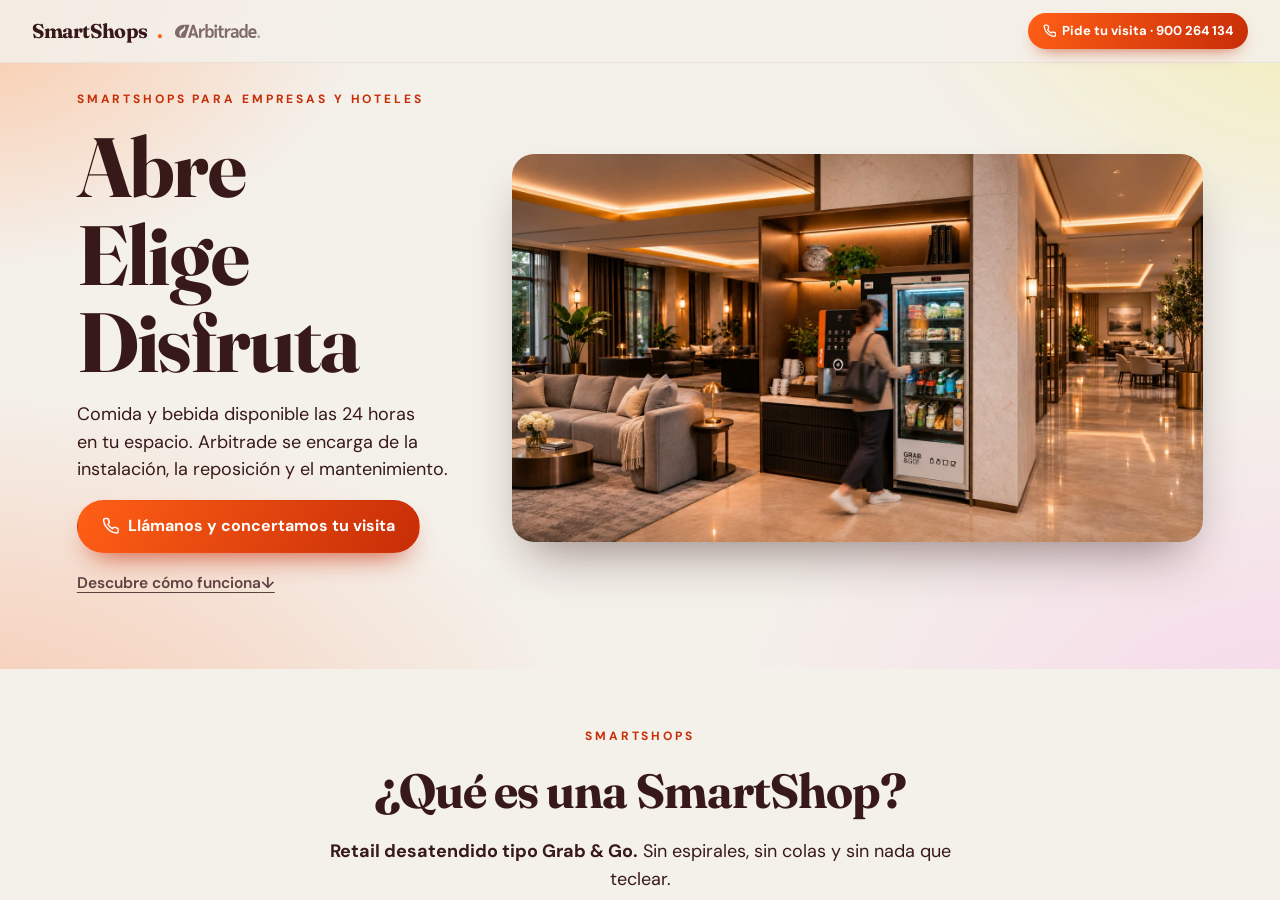
<file: index.html>
<!doctype html>
<html lang="es">
<head>
<meta charset="utf-8">
<meta name="viewport" content="width=device-width, initial-scale=1, viewport-fit=cover">
<title>SmartShops de Arbitrade — qué son y cómo funcionan</title>
<meta name="description" content="La solución Grab &amp; Go que revoluciona el retail desatendido. Abre con tarjeta o móvil, coge lo que quieras y cierra: el sistema de básculas cobra solo.">
<meta name="theme-color" content="#F4F0EA">
<!-- Direccion canonica: si la web cambia de dominio hay que cambiarla aqui, en
     og:url y en og:image (ver README). -->
<link rel="canonical" href="https://bprats-prog.github.io/smartshop-landing/">
<link rel="icon" href="assets/img/favicon.svg" type="image/svg+xml">
<link rel="apple-touch-icon" href="assets/img/apple-touch-icon.png">

<!-- Al compartir por WhatsApp, LinkedIn o correo -->
<meta property="og:url" content="https://bprats-prog.github.io/smartshop-landing/">
<meta property="og:type" content="website">
<meta property="og:title" content="SmartShops de Arbitrade">
<meta property="og:description" content="Abre con tarjeta o móvil, coge lo que quieras y cierra. El sistema de básculas lo detecta todo y cobra automáticamente.">
<meta property="og:locale" content="es_ES">
<!-- 1200x630 (1,91:1), la proporcion que usan LinkedIn, WhatsApp y Facebook:
     un recorte de una foto de office que ya no esta en la galeria (esta en el
     historial de git como pv-office-empresa.jpg). -->
<meta property="og:image" content="https://bprats-prog.github.io/smartshop-landing/assets/img/og-smartshops.jpg">
<meta property="og:image:width" content="1200">
<meta property="og:image:height" content="630">
<meta property="og:image:alt" content="SmartShop de Arbitrade instalada en el office de una oficina">
<meta name="twitter:card" content="summary_large_image">
<meta name="twitter:image" content="https://bprats-prog.github.io/smartshop-landing/assets/img/og-smartshops.jpg">
<script type="application/ld+json">
{
  "@context": "https://schema.org",
  "@type": "Organization",
  "name": "Arbitrade",
  "url": "https://arbitrade.es",
  "telephone": "+34900264134",
  "contactPoint": {
    "@type": "ContactPoint",
    "contactType": "sales",
    "telephone": "+34900264134",
    "availableLanguage": ["es", "ca"]
  }
}
</script>

<!-- Las fuentes van en la propia web (assets/fonts): la pagina ya no llama a
     Google al cargarse. Se precargan porque son lo primero que pinta el texto
     (crossorigin es obligatorio en las fuentes, aunque sean del mismo origen). -->
<link rel="preload" href="assets/fonts/fraunces-latin.woff2" as="font" type="font/woff2" crossorigin>
<link rel="preload" href="assets/fonts/dm-sans-latin.woff2" as="font" type="font/woff2" crossorigin>
<link rel="stylesheet" href="assets/css/arbitrade.css">
<script>
/* La animacion de entrada solo se activa si el script principal confirma que
   ha arrancado (clase app-ok). Si app.js no llega —404, proxy, extension— el
   temporizador retira la clase anim a los 3 s y el contenido aparece igual.
   La clase js gobierna la degradacion del selector y se pone siempre. */
(function (e) {
  e.className += " js anim";
  setTimeout(function () {
    if (!e.classList.contains("app-ok")) { e.classList.remove("anim"); }
  }, 3000);
})(document.documentElement);
</script>

</head>
<body>

<header class="barra">
  <a class="marca" href="index.html">
    SmartShops<span class="punto">.</span>
    <img class="wordmark" src="assets/img/arbitrade-wordmark.svg" alt="Arbitrade" width="86" height="14">
  </a>
  <!-- La barra deja de mandar a leer condiciones y pasa a llamar. El número va
       visible a partir de 700 px: en un escritorio un enlace tel: no siempre
       hace nada, y ahí lo útil es poder leerlo y marcarlo a mano. En móvil, el
       texto es "Llámanos": "Pide tu visita" prometía un trámite y lo que
       hace el botón es llamar. -->
  <a class="barra-cta" href="tel:+34900264134" data-tel-enlace>
    <svg viewBox="0 0 24 24" fill="none" stroke="currentColor" stroke-width="2.2" stroke-linecap="round" stroke-linejoin="round" aria-hidden="true"><path d="M22 16.92v3a2 2 0 0 1-2.18 2 19.79 19.79 0 0 1-8.63-3.07 19.5 19.5 0 0 1-6-6 19.79 19.79 0 0 1-3.07-8.67A2 2 0 0 1 4.11 2h3a2 2 0 0 1 2 1.72c.13.96.36 1.9.7 2.81a2 2 0 0 1-.45 2.11L8.09 9.91a16 16 0 0 0 6 6l1.27-1.27a2 2 0 0 1 2.11-.45c.9.34 1.85.57 2.81.7A2 2 0 0 1 22 16.92Z"/></svg>
    <span class="barra-corto">Llámanos</span>
    <span class="barra-largo">Pide tu visita<span class="barra-num"> · <span data-telefono>900 264 134</span></span></span>
  </a>
</header>
<div class="progreso" aria-hidden="true"></div>

<main class="deck">

  <!-- ============ 0 · PORTADA ============ -->
  <section class="pantalla hero" id="portada" tabindex="-1" aria-labelledby="t-portada">
    <!-- El texto va envuelto para que en escritorio la portada sea de dos
         columnas —mensaje a la izquierda, imagen a la derecha— y en movil se
         apile: texto arriba, imagen debajo. -->
    <div class="portada-texto">
      <p class="kicker entra">SmartShops para empresas y hoteles</p>
      <!-- Tres frases, tres lineas (cada una en su .frase, que es un bloque): el
           titular se lee como los tres pasos de la SmartShop. Los puntos van en
           .solo-lector: no se ven, pero un lector de pantalla lee "Abre. Elige.
           Disfruta." con sus pausas. -->
      <h1 class="titular entra" id="t-portada"><span class="frase">Abre<span class="solo-lector">.</span></span> <span class="frase">Elige<span class="solo-lector">.</span></span> <span class="frase">Disfruta<span class="solo-lector">.</span></span></h1>
      <p class="apoyo entra">Comida y bebida disponible las 24 horas en tu espacio. Arbitrade se encarga de la instalación, la reposición y el mantenimiento.</p>
      <!-- El botón llama, igual que el de la barra y el del cierre: no hay
           formulario, así que no se promete uno ("Solicitar una visita" sería
           un botón que no solicita nada). El enlace lleva al recorrido. -->
      <div class="portada-acciones entra">
        <a class="btn btn-primario" href="tel:+34900264134" data-tel-enlace>
          <svg viewBox="0 0 24 24" fill="none" stroke="currentColor" stroke-width="2" stroke-linecap="round" stroke-linejoin="round" aria-hidden="true"><path d="M22 16.92v3a2 2 0 0 1-2.18 2 19.79 19.79 0 0 1-8.63-3.07 19.5 19.5 0 0 1-6-6 19.79 19.79 0 0 1-3.07-8.67A2 2 0 0 1 4.11 2h3a2 2 0 0 1 2 1.72c.13.96.36 1.9.7 2.81a2 2 0 0 1-.45 2.11L8.09 9.91a16 16 0 0 0 6 6l1.27-1.27a2 2 0 0 1 2.11-.45c.9.34 1.85.57 2.81.7A2 2 0 0 1 22 16.92Z"/></svg>
          <span class="btn-etiqueta">Llámanos y concertamos tu visita</span>
        </a>
        <a class="enlace-bajar" href="#como-funciona">Descubre cómo funciona <span aria-hidden="true">↓</span></a>
      </div>
    </div>
    <!-- Es lo primero que se ve: sin carga perezosa y con prioridad alta. La foto
         es 16:9 y la caja tiene su misma proporcion (ver .portada-media img en
         el CSS), asi que se ve entera, sin recortar. -->
    <figure class="portada-media entra">
      <img src="assets/img/portada.jpg" width="1600" height="900" fetchpriority="high" decoding="async"
           alt="Una persona se acerca a una SmartShop de Arbitrade, integrada en una zona de café del lobby de un hotel, junto a una cafetera.">
    </figure>
  </section>

  <!-- ============ 1 · QUÉ ES ============ -->
  <section class="pantalla" id="que-es" tabindex="-1" aria-labelledby="t-que-es">
    <p class="kicker entra">SmartShops</p>
    <h2 class="titular entra" id="t-que-es">¿Qué es una SmartShop?</h2>
    <p class="apoyo entra">
      <strong>Retail desatendido tipo <span lang="en">Grab &amp; Go</span>.</strong>
      Sin espirales, sin colas y sin nada que teclear.
    </p>
    <div class="duo">
    <figure class="duo-foto entra">
      <img src="assets/img/equipo-smartshop.jpg" width="760" height="943" loading="lazy" decoding="async"
           alt="Una SmartShop vista de frente, con la puerta acristalada, la pantalla táctil, el lector de tarjeta y cinco baldas llenas de comida y bebida.">
    </figure>
    <div class="rejilla">
      <article class="tarjeta ac-naranja entra">
        <div class="icono"><svg viewBox="0 0 24 24" fill="none" stroke="currentColor" stroke-width="1.5" stroke-linecap="round" stroke-linejoin="round" aria-hidden="true"><rect x="2" y="5" width="20" height="14" rx="2"/><path d="M2 10h20"/></svg></div>
        <h3 class="nombre">Se abre con tarjeta o móvil</h3>
        <p class="desc">Tarjeta bancaria, <span lang="en">wallet</span> del móvil o la app.</p>
      </article>
      <article class="tarjeta ac-verde entra">
        <div class="icono"><svg viewBox="0 0 24 24" fill="none" stroke="currentColor" stroke-width="1.5" stroke-linecap="round" stroke-linejoin="round" aria-hidden="true"><path d="M13 4h3a2 2 0 0 1 2 2v14"/><path d="M2 20h3"/><path d="M13 20h9"/><path d="M10 12v.01"/><path d="M13 4.562v16.157a1 1 0 0 1-1.242.97L5 20V5.562a2 2 0 0 1 1.515-1.94l4-1A2 2 0 0 1 13 4.561Z"/></svg></div>
        <h3 class="nombre">Coges lo que quieras</h3>
        <p class="desc">Te llevas todo lo que quieras de una vez.</p>
      </article>
      <article class="tarjeta ac-azul entra">
        <div class="icono"><svg viewBox="0 0 24 24" fill="none" stroke="currentColor" stroke-width="1.5" stroke-linecap="round" stroke-linejoin="round" aria-hidden="true"><circle cx="12" cy="5" r="3"/><path d="M6.5 8h11l2.5 12H4Z"/></svg></div>
        <h3 class="nombre">Las básculas hacen el resto</h3>
        <p class="desc">Al cerrar identifica lo retirado y cobra solo.</p>
      </article>
    </div>
    </div>
  </section>

  <!-- ============ 2 · QUÉ APORTA ============ -->
  <section class="pantalla" id="beneficios" tabindex="-1" aria-labelledby="t-beneficios">
    <p class="kicker entra">Ventajas únicas</p>
    <h2 class="titular entra" id="t-beneficios">¿Qué aporta a tu empresa?</h2>
    <div class="duo">
    <figure class="duo-foto entra">
      <img src="assets/img/hero-lobby.jpg" width="1200" height="896" loading="lazy" decoding="async"
           alt="SmartShop instalada en la recepción de un hotel, con una persona consultando la pantalla táctil.">
    </figure>
    <div class="rejilla dos">
      <article class="tarjeta ac-verde entra">
        <div class="icono"><svg viewBox="0 0 24 24" fill="none" stroke="currentColor" stroke-width="1.5" stroke-linecap="round" stroke-linejoin="round" aria-hidden="true"><circle cx="12" cy="12" r="10"/><path d="M8 14s1.5 2 4 2 4-2 4-2"/><path d="M9 9h.01"/><path d="M15 9h.01"/></svg></div>
        <h3 class="nombre">Equipos más felices</h3>
        <p class="desc">Comida variada sin salir del trabajo.</p>
      </article>
      <article class="tarjeta ac-naranja entra">
        <div class="icono"><svg viewBox="0 0 24 24" fill="none" stroke="currentColor" stroke-width="1.5" stroke-linecap="round" stroke-linejoin="round" aria-hidden="true"><circle cx="12" cy="12" r="10"/><path d="M12 6v6l4 2"/></svg></div>
        <h3 class="nombre">Disponible 24/7</h3>
        <p class="desc">Siempre abierto, sin personal en sala.</p>
      </article>
      <article class="tarjeta ac-azul entra">
        <div class="icono"><svg viewBox="0 0 24 24" fill="none" stroke="currentColor" stroke-width="1.5" stroke-linecap="round" stroke-linejoin="round" aria-hidden="true"><path d="m7.5 4.27 9 5.15"/><path d="M21 8a2 2 0 0 0-1-1.73l-7-4a2 2 0 0 0-2 0l-7 4A2 2 0 0 0 3 8v8a2 2 0 0 0 1 1.73l7 4a2 2 0 0 0 2 0l7-4A2 2 0 0 0 21 16Z"/><path d="m3.3 7 8.7 5 8.7-5"/><path d="M12 22V12"/></svg></div>
        <h3 class="nombre">Para cada espacio</h3>
        <p class="desc">Desde un módulo hasta una tienda completa.</p>
      </article>
      <article class="tarjeta ac-rosa entra">
        <div class="icono"><svg viewBox="0 0 24 24" fill="none" stroke="currentColor" stroke-width="1.5" stroke-linecap="round" stroke-linejoin="round" aria-hidden="true"><path d="m12 3-1.9 5.8a2 2 0 0 1-1.3 1.3L3 12l5.8 1.9a2 2 0 0 1 1.3 1.3L12 21l1.9-5.8a2 2 0 0 1 1.3-1.3L21 12l-5.8-1.9a2 2 0 0 1-1.3-1.3Z"/></svg></div>
        <h3 class="nombre">Un espacio que suma</h3>
        <p class="desc">Diseño cuidado, lejos del vending tradicional.</p>
      </article>
      <article class="tarjeta ac-cafe entra">
        <div class="icono"><svg viewBox="0 0 24 24" fill="none" stroke="currentColor" stroke-width="1.5" stroke-linecap="round" stroke-linejoin="round" aria-hidden="true"><circle cx="12" cy="8" r="6"/><path d="M15.477 12.89 17 22l-5-3-5 3 1.523-9.11"/></svg></div>
        <h3 class="nombre">Más variedad</h3>
        <p class="desc">Más de 30 opciones para elegir.</p>
      </article>
      <article class="tarjeta ac-amarillo entra">
        <div class="icono"><svg viewBox="0 0 24 24" fill="none" stroke="currentColor" stroke-width="1.5" stroke-linecap="round" stroke-linejoin="round" aria-hidden="true"><path d="M16 21v-2a4 4 0 0 0-4-4H6a4 4 0 0 0-4 4v2"/><circle cx="9" cy="7" r="4"/><path d="M22 21v-2a4 4 0 0 0-3-3.87"/><path d="M16 3.13a4 4 0 0 1 0 7.75"/></svg></div>
        <h3 class="nombre">A tu medida</h3>
        <p class="desc">Nos adaptamos al espacio y a cada necesidad.</p>
      </article>
    </div>
    </div>

    <!-- Lo que el cliente no tiene que hacer. En el wireframe B2B es el cierre
         de "qué aporta": cuatro tareas, una fila. La misma idea está en una
         frase de la pantalla de los modelos; aquí es lo primero que se ve. -->
    <div class="gestion entra">
      <h3 class="gestion-titulo">De la gestión nos ocupamos nosotros</h3>
      <ul class="gestion-lista">
        <li><span class="gestion-icono" aria-hidden="true"><svg viewBox="0 0 24 24" fill="none" stroke="currentColor" stroke-width="1.5" stroke-linecap="round" stroke-linejoin="round"><path d="M14.7 6.3a1 1 0 0 0 0 1.4l1.6 1.6a1 1 0 0 0 1.4 0l3.77-3.77a6 6 0 0 1-7.94 7.94l-6.91 6.91a2.12 2.12 0 0 1-3-3l6.91-6.91a6 6 0 0 1 7.94-7.94l-3.76 3.76z"/></svg></span><span>Instalación</span></li>
        <li><span class="gestion-icono" aria-hidden="true"><svg viewBox="0 0 24 24" fill="none" stroke="currentColor" stroke-width="1.5" stroke-linecap="round" stroke-linejoin="round"><path d="m15 11-1 9"/><path d="m19 11-4-7"/><path d="M2 11h20"/><path d="m3.5 11 1.6 7.4a2 2 0 0 0 2 1.6h9.8a2 2 0 0 0 2-1.6l1.7-7.4"/><path d="M4.5 15.5h15"/><path d="m5 11 4-7"/><path d="m9 11 1 9"/></svg></span><span>Surtido</span></li>
        <li><span class="gestion-icono" aria-hidden="true"><svg viewBox="0 0 24 24" fill="none" stroke="currentColor" stroke-width="1.5" stroke-linecap="round" stroke-linejoin="round"><path d="M3 12a9 9 0 0 1 9-9 9.75 9.75 0 0 1 6.74 2.74L21 8"/><path d="M21 3v5h-5"/><path d="M21 12a9 9 0 0 1-9 9 9.75 9.75 0 0 1-6.74-2.74L3 16"/><path d="M8 16H3v5"/></svg></span><span>Reposición</span></li>
        <li><span class="gestion-icono" aria-hidden="true"><svg viewBox="0 0 24 24" fill="none" stroke="currentColor" stroke-width="1.5" stroke-linecap="round" stroke-linejoin="round"><path d="M20 13c0 5-3.5 7.5-7.66 8.95a1 1 0 0 1-.67-.01C7.5 20.5 4 18 4 13V6a1 1 0 0 1 1-1c2 0 4.5-1.2 6.24-2.72a1.17 1.17 0 0 1 1.52 0C14.51 3.81 17 5 19 5a1 1 0 0 1 1 1z"/><path d="m9 12 2 2 4-4"/></svg></span><span>Mantenimiento</span></li>
      </ul>
    </div>
  </section>

  <!-- ============ 3 · CÓMO FUNCIONA ============ -->
  <section class="pantalla" id="como-funciona" tabindex="-1" aria-labelledby="t-como-funciona">
    <p class="kicker entra">Paso a paso</p>
    <h2 class="titular entra" id="t-como-funciona">¿Cómo funciona?</h2>
    <div class="pasos">
      <div class="paso ac-naranja entra">
        <div class="foto"><img src="assets/img/pv-desbloqueo-movil.jpg" width="320" height="320" loading="lazy" decoding="async" alt="Persona acercando el móvil al lector de la puerta"></div>
        <div class="texto">
          <b><span class="num">1</span> Acerca la tarjeta al lector</b>
          <span>Vale la tarjeta bancaria, el <span lang="en">wallet</span> del móvil o la app.</span>
        </div>
      </div>
      <div class="paso ac-azul entra">
        <div class="foto"><img src="assets/img/pv-lector-pantalla.jpg" width="320" height="320" loading="lazy" decoding="async" alt="Pantalla de la SmartShop confirmando la autorización"></div>
        <div class="texto">
          <b><span class="num">2</span> Se preautoriza un importe</b>
          <span>No se cobra: se retiene, como en las gasolineras.</span>
        </div>
      </div>
      <div class="paso ac-verde entra">
        <div class="foto"><img src="assets/img/pv-fila-smartshops.jpg" width="320" height="320" loading="lazy" decoding="async" alt="Persona cogiendo un producto de la SmartShop con la puerta abierta"></div>
        <div class="texto">
          <b><span class="num">3</span> Se desbloquea la puerta</b>
          <span>Sin límite de unidades ni de tamaño de producto.</span>
        </div>
      </div>
      <div class="paso ac-rosa entra">
        <div class="foto"><img src="assets/img/pv-puerta-abierta-carrito.jpg" width="320" height="320" loading="lazy" decoding="async" alt="Pantalla mostrando el carrito con el producto retirado y su importe"></div>
        <div class="texto">
          <b><span class="num">4</span> Cierras la puerta y ya está</b>
          <span>Cobra el importe exacto y te muestra el resumen.</span>
        </div>
      </div>
    </div>
  </section>

  <!-- ============ 4 · LOS DOS MODELOS ============ -->
  <!-- Un bloque por modelo, con la estructura del wireframe B2B: el nombre
       arriba; la foto (horizontal) y el video (vertical) a la misma altura; y
       debajo el resumen con el boton de la presentacion a un lado y la lista al
       otro. El de Ametller lleva el video con selector de idioma. Los dos
       modelos se ven a la vez para poder compararlos.
       Esta pantalla es ALTA a proposito (no cabe en 100svh) y no pasa nada: el
       recorrido ya trata las pantallas mas altas que el viewport, tanto con el
       teclado como con el scroll. Aqui si puede llevar .entra en cualquier
       sitio: nada esta oculto. -->
  <section class="pantalla" id="productos" tabindex="-1" aria-labelledby="t-productos">
    <p class="kicker entra">Gama y modelos</p>
    <h2 class="titular entra" id="t-productos">Dos modelos. La misma gestión.</h2>
    <p class="apoyo entra">
      En ambos casos, Arbitrade se encarga de la instalación, la puesta en
      marcha, la reposición y el mantenimiento. Tú eliges el tipo de surtido
      que mejor encaja en tu espacio.
    </p>

    <!-- Dos bloques, uno encima del otro. Cada bloque lleva, en este orden: el
         nombre; los medios (.modelo-medios: foto y video); y el pie
         (.modelo-pie: resumen con boton, y la lista). Desde 761 px los medios
         van en dos columnas (la foto se estira a la altura del video) y el pie
         tambien; por debajo, una columna con este mismo orden. -->
    <div class="modelos-pila">

      <!-- ---- Modelo Arbitrade ---- -->
      <article class="modelo entra" id="modelo-arbitrade" aria-labelledby="n-arbitrade">
        <h3 class="modelo-nombre" id="n-arbitrade">Modelo Arbitrade</h3>

        <div class="modelo-medios">
          <figure class="modelo-foto" data-foto-modelo="autogestion">
            <img src="assets/img/gama-productos.jpg" width="1492" height="746" loading="lazy" decoding="async"
                 alt="Surtido de una SmartShop: chocolatinas, un bol de ensalada, un yogur con frutos rojos, un sándwich de jamón y queso, un tarro de yogur natural, jamón serrano, patatas fritas, dos aguas embotelladas y dos refrescos.">
          </figure>
          <!-- El video es el Short que antes abria la portada (YouTube, solo se
               carga al pulsar). -->
          <div class="modelo-video">
            <button class="video" type="button" data-video="entornoLaboral" aria-label="Ver el vídeo del modelo Arbitrade">
              <span class="play">
                <span>
                  <svg viewBox="0 0 24 24" fill="currentColor" aria-hidden="true"><path d="M8 5v14l11-7Z"/></svg>
                </span>
              </span>
            </button>
            <!-- Sin JavaScript el boton de arriba no hace nada (el CSS lo
                 oculta): se ofrece el enlace directo a YouTube. -->
            <noscript>
              <a class="btn btn-secundario" href="https://www.youtube.com/watch?v=8QLeAxdFQgw" target="_blank" rel="noopener">Ver el vídeo en YouTube</a>
            </noscript>
          </div>
        </div>

        <div class="modelo-pie">
          <div class="modelo-texto">
            <p class="modelo-resumen">
              Elegimos contigo los productos y revisamos el planograma, de
              pequeños snacks a platos de gran tamaño.
            </p>
            <a class="btn btn-secundario modelo-boton" href="https://docs.google.com/presentation/d/1x56L3mKWzkHD5oDqd1VOCkv04t1oXbut5fmfln7MAjk/preview" target="_blank" rel="noopener" data-presentacion="autogestion">
              <span class="etiqueta-presentacion">Descubre el modelo Arbitrade</span>
              <svg viewBox="0 0 24 24" fill="none" stroke="currentColor" stroke-width="2" stroke-linecap="round" stroke-linejoin="round" aria-hidden="true"><path d="M15 3h6v6"/><path d="M10 14 21 3"/><path d="M18 13v6a2 2 0 0 1-2 2H5a2 2 0 0 1-2-2V8a2 2 0 0 1 2-2h6"/></svg>
            </a>
          </div>
          <ul class="detalle-lista" aria-label="Características del modelo Arbitrade">
            <li><b>Más de 30 variedades.</b> Frescos, bebidas, snacks y platos preparados.</li>
            <li><b>Adaptado a tu espacio.</b> Nos adaptamos a las necesidades de tu empresa.</li>
            <li><b>Comida real, sin personal.</b> Disponible las 24 horas, sin servicio de restauración.</li>
          </ul>
        </div>
      </article>

      <!-- ---- Modelo Ametller Origen ---- -->
      <article class="modelo entra" id="modelo-ametller" aria-labelledby="n-ametller">
        <h3 class="modelo-nombre" id="n-ametller">Modelo Ametller Origen</h3>

        <div class="modelo-medios">
          <figure class="modelo-foto" data-foto-modelo="ametller">
            <img src="assets/img/gama-ametller.jpg" width="1488" height="744" loading="lazy" decoding="async"
                 alt="Surtido del modelo Ametller Origen: macarrones boloñesa, un plato único de salmón con cuscús y verduras, arroz con verduras al curry verde, un bol de macarrones, una crema de verduras, un tomate y un gazpacho embotellado.">
          </figure>

          <!-- El video del modelo, en dos idiomas. El <video> va escrito aqui con
               el español, asi se reproduce aunque no cargue el script. app.js
               añade el selector y cambia el archivo; las claves de data-idioma
               son las de "videos" en datos.js. El selector solo existe con el
               script vivo (app-ok). -->
          <div class="video-modelo modelo-video" data-video-modelo>
            <div class="idiomas" role="group" aria-label="Idioma del vídeo" data-idiomas>
              <button type="button" data-idioma="es" lang="es" aria-pressed="true">Español</button>
              <button type="button" data-idioma="ca" lang="ca" aria-pressed="false">Català</button>
            </div>
            <!-- Mismo componente .video que el Short del bloque de Arbitrade, para
                 que los dos videos se vean y se lean igual. El play de encima es
                 decorativo y solo existe con el script vivo; los controles
                 nativos del <video> (y su teclado) hacen el resto. -->
            <div class="video">
              <video class="video-modelo-player" data-video-player controls playsinline preload="none"
                     poster="assets/img/poster-ametller-origen.jpg"
                     src="assets/video/ametller-origen-es.mp4"
                     aria-label="Vídeo del modelo Ametller Origen, en español"></video>
              <span class="play" aria-hidden="true">
                <span>
                  <svg viewBox="0 0 24 24" fill="currentColor" aria-hidden="true"><path d="M8 5v14l11-7Z"/></svg>
                </span>
              </span>
            </div>
          </div>
        </div>

        <div class="modelo-pie">
          <div class="modelo-texto">
            <p class="modelo-resumen">
              Platos, cremas, ensaladas, yogures y kéfir de una marca
              consolidada, completados por Arbitrade.
            </p>
            <a class="btn btn-secundario modelo-boton" href="https://docs.google.com/presentation/d/1snA9x6OPckMfcblX6bZ9dxsgJNU4aM3cipMY53DxbmA/preview" target="_blank" rel="noopener" data-presentacion="ametller">
              <span class="etiqueta-presentacion">Descubre el modelo Ametller Origen</span>
              <svg viewBox="0 0 24 24" fill="none" stroke="currentColor" stroke-width="2" stroke-linecap="round" stroke-linejoin="round" aria-hidden="true"><path d="M15 3h6v6"/><path d="M10 14 21 3"/><path d="M18 13v6a2 2 0 0 1-2 2H5a2 2 0 0 1-2-2V8a2 2 0 0 1 2-2h6"/></svg>
            </a>
          </div>
          <ul class="detalle-lista" aria-label="Características del modelo Ametller Origen">
            <li><b>Una oferta reconocible.</b> Productos de una marca valorada por el consumidor.</li>
            <li><b>Al precio de sus tiendas.</b> Los productos de Ametller cuestan lo mismo que en sus tiendas físicas.</li>
            <li><b>Un único planograma.</b> Diseñamos y revisamos juntos el surtido de Ametller y el de Arbitrade.</li>
          </ul>
        </div>
      </article>
    </div>

    <p class="nota entra">Imágenes orientativas.</p>
  </section>

  <!-- ============ 5 · PUNTOS DE VENTA ============ -->
  <section class="pantalla" id="puntos-venta" tabindex="-1" aria-labelledby="t-puntos-venta">
    <p class="kicker entra">Así puede integrarse una SmartShop en tu espacio</p>
    <h2 class="titular entra" id="t-puntos-venta">Mira cómo queda</h2>
    <!-- El carrusel lo monta app.js a partir de datos.js: una foto por vista,
         con flechas y puntos. Para añadir fotos basta con añadirlas a la lista
         galeria de datos.js; los puntos y los topes de las flechas se calculan
         solos. -->
    <div class="carrusel entra" data-galeria>
      <!-- Sin JavaScript no hay carrusel: se muestran las fotos tal cual. Con
           JS, el navegador no pinta nada de lo que hay dentro de noscript.
           Es una copia de la lista galeria de datos.js: si se cambia una,
           cambiar la otra. -->
      <noscript>
        <div class="galeria-estatica">
          <img src="assets/img/pv-oficina-vending.jpg" width="1600" height="900" loading="lazy" alt="Zona de café de una oficina con una SmartShop encastrada junto a una máquina de vending de snacks y una cafetera">
          <img src="assets/img/pv-hotel-cafe.jpg" width="1122" height="701" loading="lazy" alt="Rincón de hotel con máquina de café y una SmartShop encastrada en un mueble de madera, junto a la zona de sofás">
          <img src="assets/img/pv-coworking.jpg" width="1400" height="1048" loading="lazy" alt="Máquina de café y SmartShop en un espacio de coworking, con personas trabajando con portátiles al fondo">
          <img src="assets/img/pv-hotel-grabandgo.jpg" width="1600" height="1029" loading="lazy" alt="Rincón Grab and Go de un hotel con dos SmartShops, cafetera y jardín vertical">
          <img src="assets/img/pv-oficina-maurice.jpg" width="1536" height="1024" loading="lazy" alt="Rincón de office con una SmartShop encastrada junto a una máquina de café y una pared vegetal con el rótulo Maurice">
          <img src="assets/img/pv-sala-ametller.jpg" width="1600" height="1200" loading="lazy" alt="Sala con dos máquinas de vending de Arbitrade, una máquina de café con pantalla y la nevera del modelo Ametller Origen">
        </div>
      </noscript>
    </div>
  </section>

  <!-- ============ 6 · CÓMO SE CONTRATA ============ -->
  <!-- Tres pasos y una nota. Contesta a "¿y qué pasa si pido una?" antes de
       pedir la llamada: lo que se promete es una visita, no un contrato. No
       lleva ninguna cifra ni condición económica: la propia nota remite a la
       propuesta. -->
  <section class="pantalla" id="contratacion" tabindex="-1" aria-labelledby="t-contratacion">
    <p class="kicker entra">Cómo se contrata</p>
    <h2 class="titular entra" id="t-contratacion">¿Cómo ponemos en marcha tu SmartShop?</h2>
    <ol class="proceso">
      <li class="entra">
        <span class="num" aria-hidden="true">1</span>
        <h3>Hablamos</h3>
        <p>Nos cuentas qué necesitas.</p>
      </li>
      <li class="entra">
        <span class="num" aria-hidden="true">2</span>
        <h3>Visitamos el espacio</h3>
        <p>Valoramos las necesidades y la viabilidad.</p>
      </li>
      <li class="entra">
        <span class="num" aria-hidden="true">3</span>
        <h3>Te hacemos una propuesta</h3>
        <p>Presentamos la solución y sus condiciones.</p>
      </li>
    </ol>
    <p class="apoyo entra">
      <strong>Visita inicial sin coste ni compromiso.</strong>
      Las condiciones económicas se detallan en la propuesta personalizada.
    </p>
  </section>

  <!-- ============ 7 · CIERRE ============ -->
  <!-- Es la unica seccion que NO cabe en una pantalla, y es deliberado: aqui
       termina el recorrido y el visitante ya no esta pasando diapositivas, esta
       leyendo condiciones. Por eso lleva la clase cierre, que le quita el alto
       fijo y deja que crezca. -->
  <section class="pantalla hero cierre" id="siguiente" tabindex="-1" aria-labelledby="t-siguiente">
    <!-- El titular se queda aunque el bloque se haya reducido a la llamada: es
         lo que da nombre a la pantalla, lo que anuncia el lector de pantalla
         (aria-labelledby) y el destino de los enlaces antiguos a #siguiente
         repartidos por WhatsApp. El kicker sí se va: decía "Sin extras ni
         sorpresas" como entradilla de la lista de lo incluido, y sin esa lista
         prometía algo que ya no se desarrolla. -->
    <h2 class="titular grande entra" id="t-siguiente">Tu SmartShop empieza aquí<span class="punto">.</span></h2>

    <p class="apoyo entra">
      <strong>Llámanos y cuéntanos qué necesitas.</strong>
      Estudiamos la mejor solución para tu espacio.
    </p>

    <div class="botones entra">
      <a class="btn btn-primario" href="tel:+34900264134" data-tel-enlace>
        <svg viewBox="0 0 24 24" fill="none" stroke="currentColor" stroke-width="2" stroke-linecap="round" stroke-linejoin="round" aria-hidden="true"><path d="M22 16.92v3a2 2 0 0 1-2.18 2 19.79 19.79 0 0 1-8.63-3.07 19.5 19.5 0 0 1-6-6 19.79 19.79 0 0 1-3.07-8.67A2 2 0 0 1 4.11 2h3a2 2 0 0 1 2 1.72c.13.96.36 1.9.7 2.81a2 2 0 0 1-.45 2.11L8.09 9.91a16 16 0 0 0 6 6l1.27-1.27a2 2 0 0 1 2.11-.45c.9.34 1.85.57 2.81.7A2 2 0 0 1 22 16.92Z"/></svg>
        <span class="btn-etiqueta">Llama y concertamos tu visita · <span class="btn-num" data-telefono>900 264 134</span></span>
      </a>
    </div>
  </section>

  <!-- Pie legal. Los tres textos son los de la web de Arbitrade (arbitrade.es),
       donde constan los datos del titular (art. 10 de la LSSI-CE), la politica
       de privacidad y la de cookies. Se abren en pestana nueva para no sacar al
       visitante de la landing. No es una .pantalla: no entra en el recorrido.
       role="contentinfo" explicito porque, dentro de <main>, un <footer> no lo
       es por defecto. -->
  <footer class="pie" role="contentinfo">
    <p class="legal">Arbitrade · ALLIANCE VENDING S.L.U.</p>
    <nav class="pie-enlaces" aria-label="Información legal">
      <a href="https://arbitrade.es/aviso-legal/" target="_blank" rel="noopener">Aviso legal</a>
      <a href="https://arbitrade.es/politica-de-privacidad/" target="_blank" rel="noopener">Política de privacidad</a>
      <a href="https://arbitrade.es/cookies/" target="_blank" rel="noopener">Cookies</a>
    </nav>
  </footer>

</main>

<!-- Visor de fotos a pantalla completa -->
<div class="visor" role="dialog" aria-modal="true" aria-label="Foto ampliada">
  <button class="cerrar" type="button" aria-label="Cerrar la foto">
    <svg viewBox="0 0 24 24" fill="none" stroke="currentColor" stroke-width="2" stroke-linecap="round" aria-hidden="true"><path d="M18 6 6 18"/><path d="m6 6 12 12"/></svg>
  </button>
  <!-- Sin atributo src: un src="" hace que el navegador vuelva a descargar la
       propia pagina. El script lo rellena al abrir una foto. -->
  <img alt="">
</div>

<!-- Visor de vídeo. En móvil el reproductor se abre aquí, a pantalla completa,
     en vez de dentro de su marco: un vídeo de 200 px de ancho no se ve. El
     script mete el iframe al abrir y lo destruye al cerrar, para que el vídeo
     pare de sonar. -->
<div class="visor visor-video" role="dialog" aria-modal="true" aria-label="Vídeo">
  <button class="cerrar" type="button" aria-label="Cerrar el vídeo">
    <svg viewBox="0 0 24 24" fill="none" stroke="currentColor" stroke-width="2" stroke-linecap="round" aria-hidden="true"><path d="M18 6 6 18"/><path d="m6 6 12 12"/></svg>
  </button>
  <div class="marco-video"></div>
</div>

<!-- Visor de presentaciones. Google Slides se abre aqui dentro, con un boton
     de volver visible: abriendolo en una pestaña nueva el cliente se queda
     fuera de la web y solo tiene el "atras" del navegador, que en movil no
     siempre esta a mano. -->
<div class="visor visor-doc" role="dialog" aria-modal="true" aria-label="Presentación">
  <button class="cerrar volver" type="button">
    <svg viewBox="0 0 24 24" fill="none" stroke="currentColor" stroke-width="2" stroke-linecap="round" stroke-linejoin="round" aria-hidden="true"><path d="m12 19-7-7 7-7"/><path d="M19 12H5"/></svg>
    Volver a la web
  </button>
  <div class="marco-doc"></div>
</div>


<script src="assets/js/datos.js"></script>
<script src="assets/js/app.js"></script>
</body>
</html>
</file>
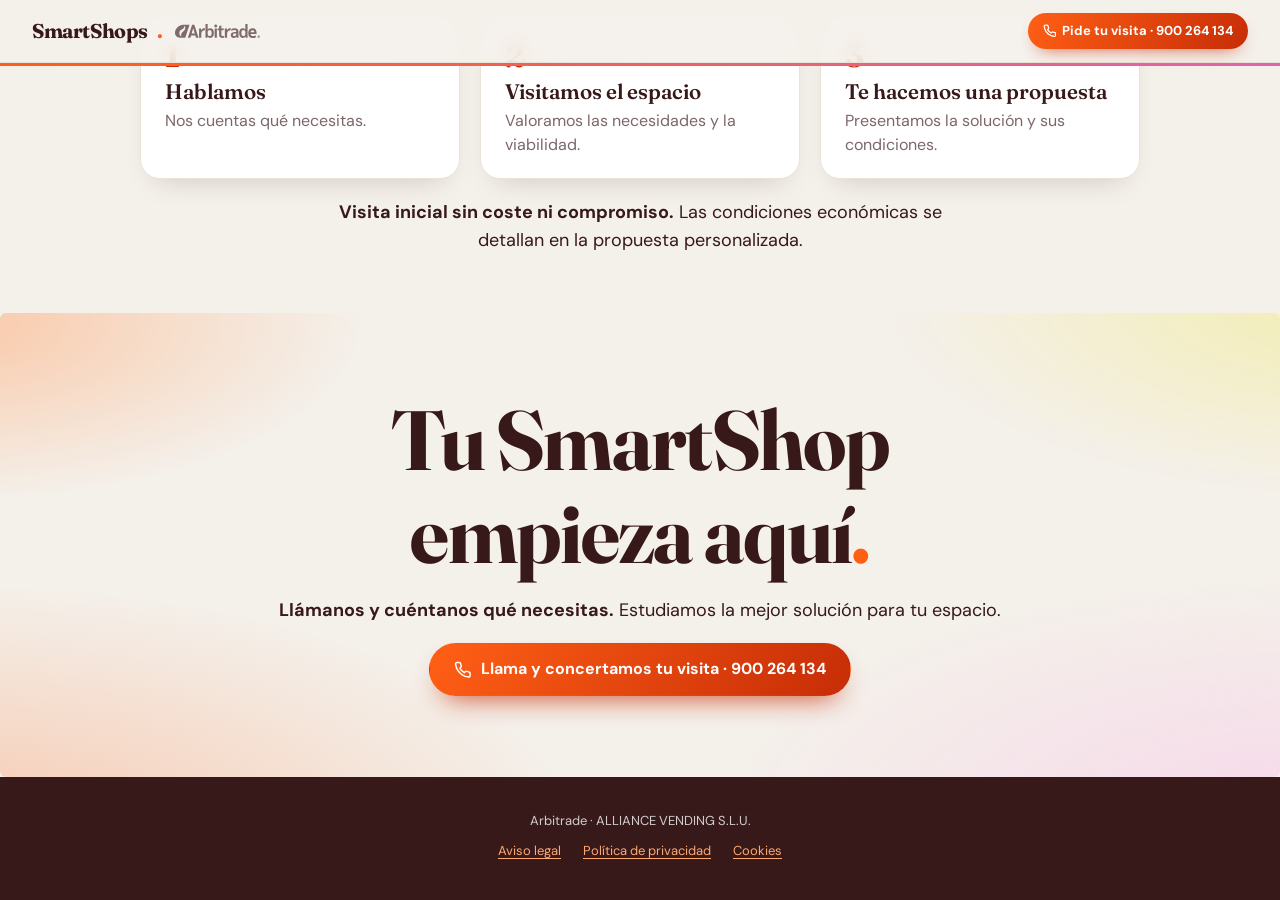
<file: como-se-contrata.html>
<!doctype html>
<html lang="es">
<head>
<meta charset="utf-8">
<meta name="viewport" content="width=device-width, initial-scale=1">
<title>Cómo se contrata una SmartShop — Arbitrade</title>
<!-- Esta pagina ya no existe como tal: su contenido vive al final del recorrido.
     Se conserva redirigiendo porque hay enlaces circulando por WhatsApp, tanto a
     la pagina como al fragmento #modelos, que ahora es la pantalla del surtido. -->
<link rel="canonical" href="https://bprats-prog.github.io/smartshop-landing/">
<meta name="robots" content="noindex">
<meta http-equiv="refresh" content="0; url=index.html#siguiente">
<script>
/* El fragmento decide el destino: quien venia a ver los modelos aterriza en la
   pantalla del surtido, y el resto en el bloque de contratacion. */
(function () {
  var destino = location.hash === "#modelos" ? "index.html#productos" : "index.html#siguiente";
  location.replace(destino);
})();
</script>
<style>
  body{
    margin:0; min-height:100vh; display:grid; place-items:center;
    font-family:"DM Sans",-apple-system,BlinkMacSystemFont,"Segoe UI",Roboto,sans-serif;
    background:#F4F0EA; color:#38191A; text-align:center; padding:24px;
  }
  a{color:#C72D07}
</style>
</head>
<body>
  <p>
    Esta página se ha unido al recorrido.<br>
    <a href="index.html#siguiente">Ir a cómo se contrata</a>
  </p>
</body>
</html>
</file>
<file: assets/css/arbitrade.css>
/* ============================================================
   SmartShops Arbitrade — sistema visual compartido
   Paleta y tipografia heredadas de la identidad Arbitrade.
   ============================================================ */

/* Fuentes alojadas en la web (ver assets/fonts/LICENCIA.txt). Cada archivo es
   una fuente variable que cubre todos los pesos que se usan (400 a 700);
   Fraunces ademas lleva el eje de tamano optico (opsz), que el CSS fija mas
   abajo con font-variation-settings. Solo el subconjunto latino. */
@font-face{
  font-family:"DM Sans"; font-style:normal; font-weight:400 700; font-display:swap;
  src:url("../fonts/dm-sans-latin.woff2") format("woff2");
}
@font-face{
  font-family:"Fraunces"; font-style:normal; font-weight:400 700; font-display:swap;
  src:url("../fonts/fraunces-latin.woff2") format("woff2");
}

:root{
  /* Paleta Arbitrade — claro (halos/gradientes) · base · oscuro (texto/sombras) */
  --cream-50:#F4F0EA; --cream-100:#EAE3D9; --cream-200:#D8CCBD;
  --ink:#38191A;
  --cafe-l:#BC8E76;    --cafe:#914444;     --cafe-d:#673437;
  --azul-l:#83CFFF;    --azul:#0676FF;     --azul-d:#134695;
  --naranja-l:#FFA770; --naranja:#FF5F15;  --naranja-d:#C72D07;
  --verde-l:#A2D36A;   --verde:#60A022;    --verde-2:#2E6E63; --verde-d:#314C1B;
  --rosa-l:#F9C2E9;    --rosa:#DD66AD;     --rosa-d:#8F255B;
  --amarillo-l:#F0E959;--amarillo:#C9A91A;

  --sombra-s:0 14px 30px -18px rgba(56,25,26,.25);
  --sombra-m:0 16px 34px -20px rgba(56,25,26,.30);
  --sombra-l:0 26px 50px -18px rgba(56,25,26,.50);

  --radio:22px;
  --barra:clamp(52px,7vh,64px); /* alto de la barra superior */
}

*,*::before,*::after{box-sizing:border-box}

html{-webkit-text-size-adjust:100%}

body{
  margin:0;
  font-family:"DM Sans",-apple-system,BlinkMacSystemFont,"Segoe UI",Roboto,sans-serif;
  color:var(--ink);
  background:var(--cream-50);
  line-height:1.5;
  overflow-x:hidden;
}

img{max-width:100%; display:block}
a{color:inherit}

/* ============ BARRA SUPERIOR ============ */
.barra{
  position:fixed; inset:0 0 auto 0; z-index:50; height:var(--barra);
  display:flex; align-items:center; justify-content:space-between;
  gap:12px; padding:0 clamp(14px,3.5vw,32px);
  background:rgba(244,240,234,.86);
  -webkit-backdrop-filter:blur(12px); backdrop-filter:blur(12px);
  border-bottom:1px solid var(--cream-100);
}
.marca{
  display:flex; align-items:baseline; gap:.45em;
  font-family:"Fraunces",Georgia,serif; font-weight:700;
  font-variation-settings:"opsz" 40;
  font-size:clamp(15px,2.1vw,20px); letter-spacing:-.02em;
  text-decoration:none;
}
.marca .punto{color:var(--naranja)}
/* Wordmark oficial de Arbitrade. Alto fijo y ancho automatico para que no se
   deforme; el alt="Arbitrade" cubre la lectura por voz. */
.marca .wordmark{
  height:clamp(11px,1.5vw,14px); width:auto; opacity:.62;
  align-self:center; margin-left:.15em;
}
.barra-cta{
  font-size:clamp(11px,1.2vw,13px); font-weight:700; text-decoration:none;
  padding:.62em 1.15em; border-radius:999px; white-space:nowrap;
  background:linear-gradient(120deg,var(--naranja),var(--naranja-d));
  color:#fff; box-shadow:0 8px 18px -10px rgba(199,45,7,.9);
}

/* Progreso del recorrido: linea fina bajo la barra */
.progreso{
  position:fixed; top:var(--barra); left:0; z-index:51;
  height:3px; width:0%;
  background:linear-gradient(90deg,var(--naranja),var(--rosa));
  transition:width .25s ease-out;
}

/* ============ EL RECORRIDO ============ */
/* El encaje por pantallas (scroll-snap) solo queda en una franja que ya no
   existe: en movil se quita en "SCROLL CONTINUO" y en escritorio en "ESCRITORIO:
   SCROLL CONTINUO". Se conserva aqui por si se vuelve al pase de diapositivas. */
/* Contenedor propio en lugar del scroll del documento: en movil evita que la
   barra de direcciones cambie de alto y descoloque las pantallas. */
.deck{
  height:100vh; height:100svh;
  overflow-y:auto; overflow-x:hidden;
  scroll-snap-type:y mandatory;
  /* Sin esto, al tabular a un elemento de otra pantalla el snap lo reencaja y
     puede dejarlo debajo de la barra fija. */
  scroll-padding-block-start:calc(var(--barra) + 8px);
  /* Sin scroll-behavior:smooth a proposito. Con el, un salto por #fragmento
     (enlaces compartidos, como-se-contrata.html#modelos) se animaba y pelea con
     el salto del script: acababa unos 70 px mas abajo. Ahora los saltos nativos
     son instantaneos y exactos, y la animacion se pide explicitamente donde se
     quiere (flecha, enlaces internos, teclado: ver suave() en app.js). */
  scrollbar-width:none;
}
.deck::-webkit-scrollbar{display:none}

.pantalla{
  position:relative;
  min-height:100vh; min-height:100svh;
  /* Sin scroll-snap-stop: en moviles bajos alguna pantalla es mas alta que el
     viewport y forzar la parada en cada limite la vuelve dificil de recorrer. */
  scroll-snap-align:start;
  display:flex; flex-direction:column;
  align-items:center; justify-content:center;
  gap:clamp(14px,2.6vh,30px);
  padding:calc(var(--barra) + clamp(18px,3vh,34px)) clamp(20px,5vw,64px) clamp(64px,9vh,90px);
  text-align:center;
}
/* Pantallas con mucho contenido: no forzar centrado vertical si la pantalla es baja */
@media (max-height:680px){
  .pantalla{justify-content:flex-start}
}

/* ============ TIPOGRAFIA ============ */
.kicker{
  font-size:clamp(9px,1vw,12px); font-weight:700; letter-spacing:.24em;
  text-transform:uppercase; color:var(--naranja-d); margin:0;
}

h1.titular{
  font-family:"Fraunces",Georgia,serif; font-weight:700;
  font-variation-settings:"opsz" 96;
  font-size:clamp(34px,7vw,84px); line-height:1.04; letter-spacing:-.02em;
  margin:0; max-width:15ch;
}
h2.titular{
  font-family:"Fraunces",Georgia,serif; font-weight:700;
  font-variation-settings:"opsz" 72;
  font-size:clamp(26px,4.4vw,48px); line-height:1.1; letter-spacing:-.02em;
  margin:0; max-width:22ch;
}
.titular .punto{color:var(--naranja)}
.apoyo{
  font-size:clamp(14px,1.55vw,18px); opacity:.68; margin:0;
  max-width:56ch; line-height:1.55;
}
.apoyo strong{opacity:1; font-weight:700}
/* Atenuado con color y no con opacity: opacity crea un grupo y un hijo no
   puede recuperarla, asi que el enlace del telefono heredaba 2,72:1. Con
   color, el <a> vuelve a tinta plena. */
.nota{
  font-size:clamp(10px,1.05vw,12px); color:rgba(56,25,26,.65); margin:0;
  max-width:64ch; line-height:1.45;
}
.nota a{color:var(--naranja-d); text-decoration:underline}

/* ============ HERO (gradiente de marca) ============ */
/* El recorte se limita al hero: es lo unico que necesita contener su
   degradado. En el resto de pantallas recortaria contenido que no quepa. */
/* position:relative es imprescindible: .pantalla lo trae, pero .bloque no, y
   sin el el ::before se ancla al bloque contenedor inicial. En la pagina
   larga eso dejaba la pantalla de cierre en crema plano. */
.hero{position:relative; overflow:hidden; isolation:isolate}
.hero::before{
  content:""; position:absolute; inset:-30%; z-index:0; pointer-events:none;
  background:
    radial-gradient(34% 40% at 16% 20%, rgba(255,167,112,.55), transparent 60%),
    radial-gradient(40% 46% at 86% 16%, rgba(240,233,89,.42), transparent 60%),
    radial-gradient(46% 52% at 82% 86%, rgba(249,194,233,.50), transparent 60%),
    radial-gradient(50% 56% at 16% 90%, rgba(255,95,21,.28), transparent 62%);
  animation:drift 44s linear infinite;
}
.hero > *{position:relative; z-index:1}


/* ============ BOTONES ============ */
.botones{display:flex; flex-wrap:wrap; gap:12px; justify-content:center}
.btn{
  display:inline-flex; align-items:center; gap:.55em;
  font-size:clamp(13px,1.35vw,16px); font-weight:700; text-decoration:none;
  padding:.85em 1.5em; border-radius:999px; border:1px solid transparent;
  min-height:48px; cursor:pointer;
  transition:transform .2s, box-shadow .2s, background .2s;
}
.btn-primario{
  background:linear-gradient(120deg,var(--naranja),var(--naranja-d));
  color:#fff; box-shadow:0 14px 28px -14px rgba(199,45,7,.95);
}
.btn-secundario{
  background:#fff; color:var(--ink); border-color:var(--cream-200);
  box-shadow:var(--sombra-s);
}
.btn:hover{transform:translateY(-2px); box-shadow:var(--sombra-l)}
.btn:active{transform:translateY(0)}
.btn svg{height:1.1em; width:auto; flex:none}

/* Texto que no se ve pero se lee en voz alta (lectores de pantalla). */
.solo-lector{
  position:absolute; width:1px; height:1px; margin:-1px; padding:0;
  overflow:hidden; clip:rect(0 0 0 0); clip-path:inset(50%);
  white-space:nowrap; border:0;
}

/* ============ TARJETAS ============ */
.rejilla{
  display:grid; gap:clamp(12px,1.6vw,20px);
  width:min(1040px,94vw); text-align:left;
}
.rejilla.dos{grid-template-columns:repeat(2,1fr)}
.rejilla.tres{grid-template-columns:repeat(3,1fr)}
.rejilla.cuatro{grid-template-columns:repeat(4,1fr)}

.tarjeta{
  --ac:var(--naranja); --ac-d:var(--naranja-d);
  position:relative; overflow:hidden; background:#fff;
  border:1px solid var(--cream-100); border-radius:var(--radio);
  padding:clamp(15px,2.2vh,24px) clamp(14px,1.8vw,22px);
  box-shadow:var(--sombra-m);
  transition:transform .25s, box-shadow .25s, background .25s;
}
/* Halo de color de la tarjeta. Estatico a proposito: son muchas tarjetas por
   pantalla y animarlas todas cuesta bateria en movil sin ganancia visible a
   este nivel de opacidad. El movimiento se reserva al degradado del hero. */
.tarjeta::before{
  content:""; position:absolute; inset:-40%; z-index:0; pointer-events:none; opacity:.16;
  background:radial-gradient(40% 46% at 30% 25%, var(--ac), transparent 62%);
}
.tarjeta > *{position:relative; z-index:1}
.tarjeta .icono{color:var(--ac); margin-bottom:clamp(6px,1.2vh,12px)}
.tarjeta .icono svg{height:clamp(22px,2.2vw,28px); width:auto}
.tarjeta .nombre{
  font-family:"Fraunces",Georgia,serif; font-weight:600;
  font-variation-settings:"opsz" 40;
  font-size:clamp(15px,1.5vw,19px); margin:0 0 4px; line-height:1.2;
}
.tarjeta .desc{font-size:clamp(12px,1.15vw,14px); opacity:.64; line-height:1.45; margin:0}

/* Realce fuerte: solo donde hay puntero de verdad (no en tactil) */
@media (hover:hover){
  .tarjeta:hover{
    transform:translateY(-5px); box-shadow:var(--sombra-l);
    /* Sobre el acento claro el texto blanco se quedaba en 2,3-3,2:1 (la
       tarjeta amarilla era ilegible). Con el tono oscuro va de 5,5 a 9,9:1. */
    background:radial-gradient(80% 90% at 22% 18%, var(--ac-d), transparent 70%),
               linear-gradient(160deg, var(--ac-d), var(--ac-d));
  }
  .tarjeta:hover .icono,.tarjeta:hover .nombre{color:#fff}
  .tarjeta:hover .desc{color:rgba(255,255,255,.86); opacity:1}
}

/* Colores de acento: reparte la paleta */
.ac-naranja{--ac:var(--naranja); --ac-d:var(--naranja-d)}
.ac-azul{--ac:var(--azul); --ac-d:var(--azul-d)}
.ac-verde{--ac:var(--verde); --ac-d:var(--verde-d)}
.ac-rosa{--ac:var(--rosa); --ac-d:var(--rosa-d)}
.ac-cafe{--ac:var(--cafe); --ac-d:var(--cafe-d)}
.ac-amarillo{--ac:var(--amarillo); --ac-d:var(--cafe-d)}

/* ---- Los tres puntos de cada modelo ----
   Version compacta de las tarjetas: dentro de una pantalla del recorrido no
   hay alto para tres .tarjeta apiladas (unos 108 px cada una frente a 38). */
.puntos{
  list-style:none; margin:0; padding:0;
  width:min(620px,94vw); text-align:left;
  display:flex; flex-direction:column; gap:clamp(6px,1.1vh,11px);
}
.puntos li{
  position:relative; padding-left:19px;
  font-size:clamp(13px,1.35vw,15.5px); line-height:1.45;
  color:rgba(56,25,26,.68);
}
.puntos li::before{
  content:""; position:absolute; left:3px; top:.6em;
  width:7px; height:7px; border-radius:50%; background:var(--naranja);
}
.puntos li b{color:var(--ink); font-weight:700}

/* ============ PASOS NUMERADOS ============ */
.pasos{
  display:grid; gap:clamp(10px,1.5vh,16px);
  width:min(820px,94vw); text-align:left;
}
.paso{
  display:flex; align-items:flex-start; gap:clamp(12px,1.8vw,20px);
  background:#fff; border:1px solid var(--cream-100); border-radius:20px;
  padding:clamp(13px,2vh,20px) clamp(15px,2vw,24px);
  box-shadow:var(--sombra-s);
}
/* El numero acompana al titulo en la misma linea, no en una columna aparte. */
.paso .num{
  font-family:"Fraunces",Georgia,serif; font-weight:700;
  font-variation-settings:"opsz" 72;
  font-size:1.25em; line-height:1; color:var(--ac,var(--naranja));
  margin-right:.3em;
}
/* Los pasos viven en una columna de 820 px, no a todo el ancho de ventana, asi
   que los tamanos en vw se quedaban clavados en el minimo y el texto bailaba
   dentro de tarjetas grandes. Escala subida y minimos mas altos. */
.paso b{display:block; font-size:clamp(16px,2vw,20px); margin-bottom:3px}
.paso span{font-size:clamp(14px,1.6vw,16.5px); opacity:.66; line-height:1.5}

/* ============ VIDEO (carga diferida) ============ */
.video{
  position:relative; width:min(880px,94vw); aspect-ratio:16/9;
  border-radius:var(--radio); overflow:hidden; border:0; padding:0;
  background:var(--ink); box-shadow:var(--sombra-l); cursor:pointer;
  display:block;
}
.video img,.video iframe{width:100%; height:100%; object-fit:cover; border:0; display:block}
.video .play{
  position:absolute; inset:0; display:grid; place-items:center;
  background:rgba(56,25,26,.28); transition:background .25s;
}
.video:hover .play{background:rgba(56,25,26,.12)}
.video .play span{
  width:clamp(58px,8vw,84px); aspect-ratio:1; border-radius:50%;
  display:grid; place-items:center; color:#fff;
  background:linear-gradient(120deg,var(--naranja),var(--naranja-d));
  box-shadow:0 18px 40px -14px rgba(199,45,7,.95);
}
/* Sin desplazamiento: se pidio el triangulo centrado en el circulo. */
.video .play svg{height:40%; width:auto}

/* ============ GALERIA ============ */
/* Las columnas van en proporcion a la forma de cada foto (el script las
   escribe en --peso), asi las alturas coinciden solas y ninguna se recorta.
   Con tres casillas iguales a 4:3 se comian los bordes de todas. */
.galeria{
  display:grid; gap:clamp(10px,1.4vw,16px);
  grid-template-columns:var(--columnas,repeat(3,1fr));
  align-items:start; width:min(1240px,94vw);
}
.galeria figure,.galeria .pieza{
  margin:0; padding:0; display:block; width:100%;
  border-radius:18px; overflow:hidden; background:var(--cream-100);
  aspect-ratio:var(--proporcion,4/3);
  box-shadow:var(--sombra-m); cursor:zoom-in;
  border:1px solid var(--cream-100);
}
.galeria img{width:100%; height:100%; object-fit:cover; transition:transform .35s}
@media (hover:hover){.galeria figure:hover img,.galeria .pieza:hover img{transform:scale(1.05)}}

/* Marcador mientras no hay foto real */
.hueco{
  width:100%; height:100%; display:grid; place-items:center; text-align:center;
  font-size:11px; font-weight:600; letter-spacing:.08em; text-transform:uppercase;
  color:var(--cafe); opacity:.55; padding:12px;
  background:repeating-linear-gradient(45deg,var(--cream-100) 0 10px,var(--cream-50) 10px 20px);
}

/* Visor a pantalla completa */
.visor{
  position:fixed; inset:0; z-index:100; display:none;
  place-items:center; padding:clamp(16px,4vw,48px);
  background:rgba(56,25,26,.92);
  -webkit-backdrop-filter:blur(6px); backdrop-filter:blur(6px);
}
.visor.abierto{display:grid}
.visor img{max-width:100%; max-height:86vh; border-radius:14px; object-fit:contain}
.visor .cerrar{
  position:absolute; top:clamp(12px,2.5vh,24px); right:clamp(12px,3vw,28px);
  width:46px; height:46px; border-radius:50%; border:0; cursor:pointer;
  background:rgba(255,255,255,.14); color:#fff; display:grid; place-items:center;
}
.visor .cerrar svg{height:22px; width:22px}

/* ============ CINTA ============ */
.cinta{
  width:min(1040px,94vw); border-radius:999px;
  background:var(--ink); color:#fff; text-align:center;
  padding:clamp(11px,1.8vh,16px) clamp(18px,3vw,36px);
  font-size:clamp(12.5px,1.3vw,16px);
}
.cinta b{color:var(--naranja-l)}
.cinta.destacada{background:linear-gradient(120deg,var(--naranja),var(--naranja-d))}
.cinta.destacada b{color:#fff}

/* ============ ANIMACIONES ============ */
@keyframes drift{to{transform:rotate(360deg)}}
/* El contenido es visible por defecto. Solo se oculta para animarlo cuando hay
   JS (clase .js en <html>), asi nunca queda una pantalla en blanco si el script
   no carga. */
.js.anim .entra{opacity:0; transform:translateY(18px); transition:opacity .55s ease, transform .55s ease}
.js.anim .entra.visible{opacity:1; transform:none}
.entra:nth-child(2){transition-delay:.06s}
.entra:nth-child(3){transition-delay:.12s}
.entra:nth-child(4){transition-delay:.18s}
.entra:nth-child(5){transition-delay:.24s}
.entra:nth-child(6){transition-delay:.30s}
.entra:nth-child(7){transition-delay:.36s}
.entra:nth-child(8){transition-delay:.42s}

@media (prefers-reduced-motion:reduce){
  *,*::before,*::after{animation:none!important; transition:none!important}
  /* Misma especificidad que la regla que esconde, y despues en el archivo:
     gana por orden. Con .entra a secas perdia siempre y quien pide movimiento
     reducido se quedaba con todo el contenido invisible. */
  .js.anim .entra{opacity:1; transform:none}
  .deck{scroll-behavior:auto}
}

/* ============ RESPONSIVE ============ */
@media (max-width:900px){
  .rejilla.cuatro{grid-template-columns:repeat(2,1fr)}
  .rejilla.tres{grid-template-columns:repeat(2,1fr)}
}
@media (max-width:560px){
  .rejilla.dos,.rejilla.tres,.rejilla.cuatro{grid-template-columns:1fr}
  .pantalla{padding-left:18px; padding-right:18px}
  .cinta{border-radius:18px}
  /* Tarjeta apaisada: el icono a la izquierda ocupando las dos filas, y el
     titulo y la descripcion apilados a su derecha. Con flex los tres hijos
     quedaban en columnas y el titulo se partia en tres lineas. */
  .tarjeta{
    display:grid; grid-template-columns:auto 1fr;
    column-gap:14px; row-gap:2px; align-items:start;
  }
  .tarjeta .icono{grid-column:1; grid-row:1 / span 2; margin-bottom:0}
  .tarjeta .nombre{grid-column:2; grid-row:1}
  .tarjeta .desc{grid-column:2; grid-row:2}
}

/* ============================================================
   PAGINA LARGA ("Como se contrata") — scroll normal, sin snap
   ============================================================ */
.doc{padding-top:var(--barra)}
.bloque{
  padding:clamp(38px,7vh,80px) clamp(20px,5vw,64px);
  display:flex; flex-direction:column; align-items:center;
  gap:clamp(14px,2.4vh,28px); text-align:center;
}
.bloque.crema{background:var(--cream-100)}

/* Aviso de que la tarifa la da el gestor */
.aviso{
  width:min(760px,94vw); text-align:left;
  display:flex; gap:clamp(12px,1.8vw,18px); align-items:flex-start;
  background:#fff; border:1px solid var(--cream-200); border-radius:var(--radio);
  padding:clamp(15px,2.4vh,24px) clamp(16px,2.2vw,26px);
  box-shadow:var(--sombra-m);
}
.aviso .icono{color:var(--naranja); flex:none}
.aviso .icono svg{height:26px; width:26px}
.aviso b{display:block; font-size:clamp(14px,1.45vw,17px); margin-bottom:3px}
.aviso span{font-size:clamp(12.5px,1.25vw,15px); opacity:.66; line-height:1.5}

/* ---- Enlaces antiguos a #modelos (compartidos por WhatsApp antes de
       que el selector se mudara a la home): sin este margen la barra
       fija tapa el titulo del bloque que los recibe. ---- */
#modelos{scroll-margin-top:var(--barra)}

/* ---- Pie legal: titular y tres enlaces a los textos de arbitrade.es ---- */
.pie{
  background:var(--ink); color:#fff; text-align:center;
  padding:clamp(22px,4vh,34px) clamp(20px,5vw,64px) clamp(26px,5vh,40px);
  display:flex; flex-direction:column; align-items:center; gap:10px;
}
.pie a{color:var(--naranja-l); text-underline-offset:3px}
.pie .legal{margin:0; font-size:13px; color:rgba(255,255,255,.78); max-width:70ch; line-height:1.5}
.pie-enlaces{display:flex; flex-wrap:wrap; justify-content:center; gap:6px 22px; font-size:13px}

/* ============================================================
   MOVILES BAJOS (iPhone SE y similares)
   Compacta espaciados para que cada pantalla quepa entera y el
   recorrido siga leyendose como un pase de diapositivas.
   ============================================================ */
@media (max-height:740px) and (max-width:900px){
  /* Solo moviles bajos: en un portatil de 1366x768 esto metia tipografia de
     escritorio con ritmo de movil, y ademas pisaba la rejilla de abajo. */
  .pantalla{
    padding-top:calc(var(--barra) + 14px);
    padding-bottom:60px;
    gap:11px;
  }
  .rejilla,.pasos,.galeria{gap:9px}
  .tarjeta{padding:11px 14px}
  .paso{padding:11px 14px}
  .apoyo{font-size:14px; line-height:1.45}
  .pantalla .puntos{gap:4px}
  .pantalla .puntos li{font-size:12.5px; line-height:1.4}
}

/* ============================================================
   IMAGENES DENTRO DEL RECORRIDO
   ============================================================ */

/* --- Foto de portada: banda ancha bajo el titular --- */
/* La caja conserva la proporcion de la foto y se dimensiona por su ALTO, que
   es el recurso escaso en el recorrido. Asi la escena se ve entera: si hubiera
   fijado un alto de franja, el recorte se comeria la SmartShop. */
.foto-portada{
  height:clamp(150px,30svh,340px);
  aspect-ratio:1200/896;
  max-width:94vw;
  border-radius:var(--radio); overflow:hidden;
  box-shadow:var(--sombra-l); border:1px solid rgba(255,255,255,.5);
}
.foto-portada img{width:100%; height:100%; object-fit:cover}

/* --- Dos columnas: imagen + contenido --- */
/* La columna de la foto se ajusta a lo que ocupe la imagen (auto), y la imagen
   se dimensiona por ALTO. Con un ancho fijo la foto quedaba flotando pequena
   en medio de una columna mucho mas ancha que ella. */
.duo{
  display:grid; gap:clamp(16px,3vw,44px);
  grid-template-columns:auto minmax(0,1fr);
  align-items:center; width:min(1000px,94vw); text-align:left;
}
.duo-foto{margin:0}
.duo-foto img{
  height:min(48svh,430px); width:auto; max-width:34vw;
  object-fit:contain; margin:0 auto;
}
.duo .rejilla{width:100%}

/* --- Miniatura dentro de cada paso --- */
.paso .foto{
  flex:none; width:clamp(58px,8vw,96px); aspect-ratio:1;
  border-radius:14px; overflow:hidden; background:var(--cream-100);
}
.paso .foto img{width:100%; height:100%; object-fit:cover}

@media (max-width:900px){
  .duo{grid-template-columns:1fr; gap:clamp(12px,2.4vh,20px); justify-items:center}
  .duo-foto img{height:min(24svh,260px); max-width:78vw}
}
@media (max-height:740px){
  .foto-portada{height:clamp(120px,21svh,200px)}
  .duo-foto img{height:24svh}
}

@media (max-width:560px){
  /* En movil las imagenes compiten con el texto por el alto de pantalla:
     se recortan un poco para que cada seccion siga cabiendo de una pasada. */
}

/* --- Video vertical (Shorts) como columna de medios --- */
.duo-media{margin:0; display:flex; justify-content:center; align-items:center}
.video.vertical{
  /* Se dimensiona por alto, igual que la foto del bloque "duo": el ancho lo
     deriva la proporcion 9:16 del Short. */
  aspect-ratio:9/16;
  height:min(52svh,480px);
  width:auto;
}
@media (max-width:900px){
  .video.vertical{height:min(38svh,340px)}
}
@media (max-height:740px){
  .video.vertical{height:34svh}
}

@media (max-width:560px){
  /* "Que aporta" carga con el video vertical ademas de las seis ventajas:
     las tarjetas pasan a dos columnas compactas y el video cede algo de alto. */
  #beneficios .rejilla{grid-template-columns:1fr 1fr; gap:9px}
  #beneficios .tarjeta{grid-template-columns:1fr; row-gap:3px; padding:11px 12px}
  #beneficios .tarjeta .icono{grid-column:1; grid-row:1; margin-bottom:2px}
  #beneficios .tarjeta .nombre{grid-column:1; grid-row:2; font-size:14px}
  #beneficios .tarjeta .desc{grid-column:1; grid-row:3; font-size:11.5px; line-height:1.35}
  #beneficios .video.vertical{height:min(30svh,270px)}
  /* La foto del equipo tambien cede un poco para que "Que es" quepa */
  #que-es .duo-foto img{height:min(20svh,220px)}
}

@media (max-width:820px){
  /* Tres fotos apiladas suman mas de 1000 px: en un movil de 812 solo se veia
     una y media, y debajo del corte quedaba justo la prueba social. En tira
     horizontal caben las tres a la misma altura, se pasan con el dedo y
     ninguna se recorta: cada una deduce su ancho de su proporcion. */
  .galeria{
    display:flex; overflow-x:auto; scroll-snap-type:x mandatory;
    gap:10px; width:min(560px,94vw); scrollbar-width:none;
  }
  .galeria::-webkit-scrollbar{display:none}
  .galeria figure,.galeria .pieza{
    flex:0 0 auto; scroll-snap-align:center;
    max-height:none; height:min(34svh,290px);
    width:auto; max-width:none;
  }
}

/* ============================================================
   PORTATILES BAJOS (1366x768 y similares)
   Habia compactacion para el iPhone SE pero ninguna para un portatil: a 768
   de alto, los 146 px de relleno vertical y las separaciones de 20 px dejaban
   cuatro pantallas por encima del viewport. Mismo criterio que en movil, con
   los valores de escritorio.
   ============================================================ */
@media (min-width:901px) and (max-height:820px){
  .pantalla{
    padding-top:calc(var(--barra) + 12px);
    padding-bottom:38px;
    gap:clamp(10px,1.5vh,18px);
  }
  .rejilla,.pasos,.galeria{gap:clamp(8px,1.2vh,14px)}
  .tarjeta{padding:12px 16px}
  .paso{padding:10px 14px}
  /* La foto del equipo es lo que desborda "Que es": manda el alto y el ancho
     lo deduce su proporcion, asi no se recorta. */
  #que-es .duo-foto img{height:min(38svh,300px)}
}

/* ============================================================
   FOCO VISIBLE
   Antes solo habia :focus-visible en el panel de los modelos. El resto
   dependia del anillo por defecto del navegador, que sobre el degradado
   naranja de los botones primarios es distinto en cada uno y a veces no se ve.
   ============================================================ */
:is(a,button,[tabindex]):focus-visible{
  outline:3px solid var(--naranja-d);
  outline-offset:3px;
  border-radius:6px;
}
.visor .cerrar:focus-visible{outline-color:#fff}
/* Recibe el foco por programa al avanzar de pantalla, nunca con el tabulador:
   dibujar un recuadro de pantalla completa seria ruido. */
.pantalla:focus{outline:none}

/* El cierre del recorrido conserva la escala del h1 aunque ahora sea un h2:
   dos <h1> en la misma pagina rompen el resumen de encabezados del lector. */
h2.titular.grande{
  text-wrap:balance;
  font-size:clamp(34px,7vw,84px); max-width:15ch;
  font-variation-settings:"opsz" 96;
}


/* ============================================================
   VISOR DE VIDEO A PANTALLA COMPLETA
   En un movil, un Short dentro de su marco mide poco mas de 200 px de ancho.
   Al pulsarlo se abre aqui, ocupando la pantalla, con una X para cerrar.
   ============================================================ */
.visor-video{
  padding:0;
  /* Una sola fila y columna del tamaño del visor. El .visor es un grid con
     fila automatica: un <video> aporta su tamaño intrinseco (720x1280) y la
     fila crece hasta sacarlo de la ventana. Un iframe no tiene tamaño
     intrinseco y por eso nunca lo habia notado. */
  grid-template:minmax(0,1fr) / minmax(0,1fr);
}
.visor-video .marco-video{
  width:100%; height:100%;
  display:grid; place-items:center;
  /* Fila y columna fijas al tamaño del visor. Con auto, un <video> aporta su
     tamaño intrinseco (720x1280) al calcular la fila y se sale de la ventana;
     un iframe no tiene tamaño intrinseco y por eso no le pasaba. */
  grid-template:minmax(0,1fr) / minmax(0,1fr);
}
.visor-video iframe{
  width:100%; height:100%; border:0; display:block;
  max-width:calc(100vh * 9 / 16);   /* un Short no se estira a lo ancho */
}
.visor-video.horizontal iframe{
  max-width:100vw; max-height:calc(100vw * 9 / 16);
  height:auto; aspect-ratio:16/9;
}
/* Archivo propio (modelo Ametller Origen): vertical 9:16, a toda la altura que
   deje el visor y sin pasarse del ancho. Con object-fit:contain, si la caja
   queda mas ancha que el vídeo (un movil estrecho) sobran bandas negras en vez
   de recortarse. */
.visor-video video{
  display:block; height:100%; width:auto; aspect-ratio:9/16;
  max-width:100%; max-height:100%; object-fit:contain; background:#000;
}
/* La X va por encima del reproductor y con fondo propio: sobre el video negro
   de YouTube, una X translucida no se distingue. */
.visor-video .cerrar{
  z-index:2; background:rgba(0,0,0,.55);
  border:1px solid rgba(255,255,255,.35);
}
@media (min-width:821px){
  /* En escritorio el visor deja aire alrededor; en movil va a sangre. */
  .visor-video{padding:clamp(24px,5vh,64px)}
  .visor-video iframe,.visor-video video{border-radius:14px}
}

/* ============================================================
   TIPOGRAFIA EN MOVIL
   Menos texto y mas grande. En un telefono, a un brazo de distancia, 11 o 12 px
   no se leen: se saltan. El recorte de texto de las pantallas es lo que paga
   este aumento, asi que si se vuelve a alargar un parrafo hay que medir.
   Los selectores repiten el contexto (#beneficios, .pantalla) porque las reglas
   que bajaban el tamano lo llevaban, y sin el no las ganarian.
   ============================================================ */
@media (max-width:820px){
  .kicker{font-size:10.5px}
  .apoyo{font-size:16.5px; line-height:1.5}
  .tarjeta .nombre,#beneficios .tarjeta .nombre{font-size:15.5px}
  .tarjeta .desc,#beneficios .tarjeta .desc{font-size:14px; line-height:1.4}
  .paso b{font-size:16.5px}
  .paso span{font-size:14.5px; line-height:1.45}
  .puntos li,.pantalla .puntos li{font-size:14.5px; line-height:1.4}
  .cinta{font-size:14px}
  .nota{font-size:11.5px; line-height:1.4}
  .aviso b{font-size:15.5px}
  .aviso span{font-size:14px}
  .btn{font-size:14.5px}
}
/* En un movil bajo el aumento se modera: ahi el alto manda sobre el tamano. */
@media (max-width:820px) and (max-height:700px){
  .apoyo{font-size:15px}
  .puntos li,.pantalla .puntos li{font-size:13.5px}
  .tarjeta .desc,#beneficios .tarjeta .desc{font-size:13px}
}

/* El texto mas grande de movil se paga con las fotos, no volviendo a
   encogerlo: son las dos pantallas que se pasaban al subir los tamanos. */
@media (max-width:820px){
  #que-es .duo-foto img{height:min(15svh,150px)}
}

/* La foto del lobby vuelve a la columna de medios de "Que aporta", donde
   estaba el Short antes de subir a la portada. En escritorio va al lado de las
   tarjetas y no cuesta alto; en movil el .duo se apila y esa pantalla, que cabe
   al pixel, se desbordaria unos 200 px. Por eso ahi no se muestra: con
   loading="lazy" ni siquiera se descarga. */
@media (max-width:820px){
  #beneficios .duo-foto{display:none}
}

/* ============================================================
   ITERACION: miniatura mayor, pasos con foto a sangre, texto mas grande
   ============================================================ */

.puntos.grande{width:min(680px,94vw); gap:clamp(10px,1.6vh,16px)}
.puntos.grande li{font-size:clamp(15.5px,1.5vw,18px); line-height:1.5}

/* Ajuste fino en movil: "Como funciona" se pasaba por menos de 15 px. */
@media (max-width:820px){
  #como-funciona .pasos{gap:6px}
}

/* La foto del paso debe RELLENAR la tarjeta, no marcar su alto. Con la imagen
   en el flujo, su proporcion cuadrada estiraba la tarjeta a 152 px en
   escritorio. Sacandola del flujo, el alto lo pone el texto y la foto lo cubre. */
.paso .foto{position:relative; overflow:hidden}
.paso .foto img{position:absolute; inset:0; width:100%; height:100%; object-fit:cover}
/* En movil se le da un minimo para que la foto tenga presencia de verdad. */
@media (max-width:820px){
  .paso{min-height:clamp(104px,16.5vh,140px)}
}
/* Moviles bajos y portatiles bajos: el alto vuelve a ser el recurso escaso. */
@media (max-width:820px) and (max-height:700px){
  .paso{min-height:92px}
  #que-es .duo-foto img{height:min(13svh,120px)}
}

/* Las cuatro tarjetas de "Como funciona" las dimensiona su texto. Con los
   tamanos nuevos el relleno vertical es lo unico que sobra. */
@media (max-width:820px){
  .paso .texto{padding:10px 14px 10px 12px}
}
@media (max-width:820px) and (max-height:700px){
  .paso .texto{padding:8px 12px 8px 10px}
  #como-funciona .pasos{gap:6px}
}

/* ============================================================
   VISOR DE PRESENTACIONES
   Google Slides se abre dentro de la web, con un boton de volver visible.
   ============================================================ */
.visor-doc{padding:0; background:rgba(56,25,26,.96)}
.visor-doc .marco-doc{width:100%; height:100%; display:grid; place-items:stretch}
.visor-doc iframe{width:100%; height:100%; border:0; display:block}
/* El boton no es una X en una esquina: es una accion con texto, porque volver
   atras desde un documento a pantalla completa no es evidente. */
.visor-doc .volver{
  position:absolute; top:clamp(10px,2vh,20px); left:clamp(10px,3vw,24px);
  /* right:auto: .visor .cerrar fija right, y con left tambien fijado el boton
     se estiraba de borde a borde (1388 px a 1440). */
  right:auto;
  z-index:2; width:auto; height:auto; border-radius:999px;
  display:inline-flex; align-items:center; gap:.5em;
  padding:.62em 1.1em; min-height:44px;
  font-family:inherit; font-size:clamp(13px,1.3vw,15px); font-weight:700;
  background:#fff; color:var(--ink); border:1px solid var(--cream-200);
  box-shadow:var(--sombra-m);
}
.visor-doc .volver svg{height:18px; width:18px}
@media (min-width:821px){
  .visor-doc{padding:clamp(56px,8vh,80px) clamp(20px,4vw,56px) clamp(20px,4vh,40px)}
  .visor-doc iframe{border-radius:14px}
}



/* ============================================================
   EL CIERRE: la unica seccion que puede crecer
   Aqui el visitante deja de pasar diapositivas y se pone a leer condiciones,
   asi que se le quita el alto fijo y se deja que ocupe lo que necesite. El
   resto del recorrido mantiene su regla de una pantalla por idea.
   ============================================================ */
.pantalla.cierre{
  justify-content:flex-start;
  padding-bottom:clamp(48px,7vh,72px);
  gap:clamp(12px,2vh,22px);
}
.pantalla.cierre .puntos{width:min(640px,94vw)}
.pantalla.cierre .aviso{width:min(640px,94vw)}
.pantalla.cierre .apoyo{max-width:62ch}

/* El boton de llamada parte su texto en movil. Sin envolverlo, el flex trata
   cada trozo como un elemento y el separador se quedaba solo en una linea,
   con el numero cortado en dos. */
.btn-etiqueta{text-align:center}
.btn-num{white-space:nowrap}

/* ============================================================
   EL CIERRE EN MOVIL
   Con la barra de Safari arriba y abajo, un iPhone deja unos 600 px utiles, no
   812. El bloque medía 746 y el boton de llamada quedaba fuera de pantalla:
   el sitio se recorta de los espaciados y del tamano del propio bloque, no del
   mensaje, y el enlace a la presentacion pasa de boton a enlace de texto.
   ============================================================ */
@media (max-width:820px){
  .pantalla.cierre{
    padding-top:calc(var(--barra) + 4px);
    padding-bottom:16px;
    gap:7px;
  }
  .cierre .apoyo{font-size:15.5px; line-height:1.4; max-width:40ch}
  .cierre .puntos{gap:5px}
  .cierre .puntos li{font-size:14.5px; padding-left:17px}
  .cierre .aviso{padding:10px 13px; gap:9px}
  .cierre .aviso .icono svg{height:21px; width:21px}
  .cierre .aviso b{font-size:14.5px; margin-bottom:1px}
  .cierre .aviso span{font-size:13px; line-height:1.4}
  .cierre .botones{gap:6px}
}

/* Moviles con la barra del navegador desplegada: un iPhone deja unos 600 px
   utiles y estas tres pantallas se pasaban por poco. Solo aqui: a 667 y a 812
   ya estan ajustadas y no conviene tocarlas. */
@media (max-width:820px) and (max-height:640px){
  .pantalla .puntos{gap:3px}
  #beneficios .rejilla{gap:7px}
  #beneficios .tarjeta{padding:8px 11px}
  #como-funciona .pasos{gap:5px}
  .paso .texto{padding:7px 11px}
  .paso{min-height:84px}
}

/* ============================================================
   MOVIL: SCROLL CONTINUO EN VEZ DE PASE DE DIAPOSITIVAS
   El recorrido se penso como diapositivas: cada seccion medida al pixel para
   caber en un viewport y un snap que la reencaja al soltar el dedo. En un
   movil eso obliga a recortar tipografia e imagenes hasta el limite —600 px
   utiles con la barra de Safari desplegada— y ademas el gesto natural, deslizar
   y seguir leyendo, se pelea con el encaje.
   Aqui se suelta: sin snap, sin alto fijo y sin las compactaciones que existian
   solo para hacer caber cada pantalla. El alto que se libera se devuelve al
   texto y a las fotos. La portada es la unica excepcion: sigue ocupando la
   pantalla entera porque es la primera impresion.
   ============================================================ */
@media (max-width:900px){
  .deck{scroll-snap-type:none}

  .pantalla{
    min-height:0;
    scroll-snap-align:none;
    justify-content:flex-start;
    /* El relleno superior conserva el alto de la barra fija: los enlaces
       internos saltan al offsetTop de la seccion y sin este hueco el titular
       aterrizaria debajo de la barra. */
    padding-top:calc(var(--barra) + clamp(16px,2.6vh,26px));
    padding-bottom:clamp(30px,5vh,48px);
    gap:clamp(16px,2.6vh,26px);
  }

  #portada{
    min-height:100svh;
    justify-content:center;
    gap:clamp(14px,2.4vh,24px);
  }

  /* --- Lo que se compactaba para caber, devuelto a su tamano --- */
  .apoyo{font-size:17.5px; line-height:1.5}
  .puntos li,.pantalla .puntos li{font-size:15.5px; line-height:1.5}
  .tarjeta{padding:14px 16px}
  .tarjeta .nombre,#beneficios .tarjeta .nombre{font-size:16.5px}
  .tarjeta .desc,#beneficios .tarjeta .desc{font-size:15px; line-height:1.45}
  .paso{min-height:clamp(110px,17vh,150px)}
  .paso b{font-size:18px}
  .paso span{font-size:15.5px; line-height:1.45}
  .paso .texto{padding:12px 15px 12px 13px}
  .rejilla,.pasos,.galeria{gap:10px}
  #como-funciona .pasos{gap:10px}
  .pantalla .puntos{gap:7px}
  .cinta{font-size:15.5px}

  /* Las seis ventajas se apilaban en dos columnas de 11,5 px para que la
     seccion cupiera de una pasada. Ya no tiene que caber: una columna, icono a
     la izquierda y texto a tamano de lectura. */
  #beneficios .rejilla{grid-template-columns:1fr; gap:10px}
  #beneficios .tarjeta{
    display:grid; grid-template-columns:auto 1fr;
    column-gap:14px; row-gap:2px; align-items:start; padding:14px 16px;
  }
  #beneficios .tarjeta .icono{grid-column:1; grid-row:1 / span 2; margin-bottom:0}
  #beneficios .tarjeta .nombre{grid-column:2; grid-row:1}
  #beneficios .tarjeta .desc{grid-column:2; grid-row:2}

  /* Imagenes: el alto ya no es un presupuesto cerrado */
  #que-es .duo-foto img{height:min(44svh,360px); max-width:80vw}
  .galeria figure,.galeria .pieza{height:min(42svh,340px)}

  /* El cierre estaba apretado al limite para que el boton de llamada cupiera
     en 600 px. Sin pantallas que encajar, tampoco hace falta apretarlo. */
  .pantalla.cierre{
    padding-top:calc(var(--barra) + clamp(16px,2.6vh,26px));
    padding-bottom:clamp(36px,6vh,56px);
    gap:clamp(12px,2vh,20px);
  }
  .cierre .apoyo{font-size:16.5px; line-height:1.5; max-width:46ch}
  .cierre .puntos{gap:8px}
  .cierre .puntos li{font-size:15.5px; padding-left:19px}
  .cierre .aviso{padding:14px 16px; gap:12px}
  .cierre .aviso .icono svg{height:24px; width:24px}
  .cierre .aviso b{font-size:15.5px; margin-bottom:2px}
  .cierre .aviso span{font-size:14px; line-height:1.45}
  .cierre .botones{gap:10px}
}

/* ============================================================
   LA PORTADA: TEXTO E IMAGEN
   Apilada (movil): el texto y debajo la foto. En escritorio, de dos columnas:
   el mensaje a la izquierda y la imagen a la derecha (ver mas abajo, en el
   bloque de escritorio).
   ============================================================ */
.portada-texto{
  display:flex; flex-direction:column; align-items:center;
  gap:clamp(10px,1.7vh,22px);
}
/* El titular de la portada son tres frases cortas, una por linea. Con display
   block en .frase no depende de cuanto mida cada una ni del ancho de la
   columna; el espacio entre ellas en el HTML solo se ve si alguien lo lee sin
   estilos. */
#portada h1.titular .frase{display:block}
/* En movil el titular de la portada es corto (la frase mas larga mide 7
   caracteres) y a los 34 px base ocupaba 95 px de una pantalla de 375: se
   queda sin presencia. Crece con el ancho hasta un tope; en escritorio manda
   el tamaño base (clamp hasta 84 px). */
@media (max-width:900px){
  #portada h1.titular{font-size:clamp(48px,16vw,72px)}
}
/* El apoyo es una frase corta: que reparta las lineas por igual en vez de dejar
   una palabra sola en la segunda. */
#portada .apoyo{text-wrap:balance}
.portada-media{margin:0}
.portada-media img{
  /* margin-inline:auto la centra bajo el texto cuando la figura es mas ancha
     que ella (tablet vertical: antes quedaba pegada a la izquierda). */
  display:block; width:min(600px,100%); height:auto; margin-inline:auto;
  aspect-ratio:16/9; object-fit:cover;
  border-radius:var(--radio); box-shadow:var(--sombra-l);
}

/* ============================================================
   ESCRITORIO: SCROLL CONTINUO
   En escritorio cada seccion era una diapositiva: medida a 100svh, con el
   contenido centrado y un encaje que la reenganchaba al soltar la rueda. Las
   secciones cortas dejaban entre 200 y 410 px en blanco entre un contenido y el
   siguiente (medido a 1440×900), y el salto de una en una se sentia raro.
   Igual que en movil, se suelta: sin encaje, y cada seccion mide lo que
   necesita mas un espacio fijo. Entre el ultimo contenido de una y el primero
   de la siguiente quedan unos 100-130 px, no la mitad de la ventana.
   La portada es la excepcion: sigue ocupando la pantalla entera, que es la
   primera impresion, y conserva la flecha.
   El relleno superior NO suma la barra fija (en movil si, y es hueco muerto
   entre secciones): los saltos a una seccion restan su scroll-margin-top, que
   es la altura de la barra (ver posicion() en app.js).
   ============================================================ */
@media (min-width:901px){
  .deck{scroll-snap-type:none}

  .pantalla{
    min-height:0;
    scroll-snap-align:none;
    scroll-margin-top:var(--barra);
    justify-content:flex-start;
    padding-top:clamp(44px,6.5vh,64px);
    padding-bottom:clamp(44px,6.5vh,64px);
    gap:clamp(14px,2.2vh,24px);
  }

  /* La portada ya no es una pantalla entera: con ~72svh (maximo 640 px) respira
     y todavia asoma el principio de la siguiente seccion, que es la pista de
     que se puede seguir bajando. Dos columnas: el mensaje a la izquierda y la
     foto a la derecha. */
  #portada{
    min-height:min(72svh,640px);
    scroll-margin-top:0;
    flex-direction:row;
    align-items:center; justify-content:center;
    gap:clamp(32px,4.5vw,72px);
    text-align:left;
    padding-top:calc(var(--barra) + clamp(18px,3vh,34px));
    padding-bottom:clamp(48px,7vh,72px);
    padding-left:clamp(36px,6vw,96px);
    padding-right:clamp(36px,6vw,96px);
  }
  /* El texto mide lo que mide su contenido (antes se estiraba hasta el 50 % y
     dejaba ~300 px de aire entre el mensaje y la foto) y la foto es la que
     manda: ocupa algo mas de la mitad. El bloque entero va centrado. */
  #portada .portada-texto{
    align-items:flex-start;
    flex:0 1 auto; max-width:min(52ch,40%);
  }
  #portada .portada-media{flex:0 0 auto}
  #portada .portada-media img{width:clamp(420px,54vw,880px)}
  #portada h1.titular{max-width:12ch}
  #portada .apoyo{max-width:36ch}

  /* El cierre es el final de la pagina y lleva el degradado de la marca: un
     poco mas de relleno que una seccion normal para que no se quede en una
     franja, sin altura minima para que no deje un hueco de mas. */
  #siguiente{
    padding-top:clamp(56px,9vh,88px);
    padding-bottom:clamp(56px,9vh,88px);
  }
}

/* ============================================================
   TARJETAS SIN COLOR DE ACENTO
   Cada tarjeta traia su propio color: el icono teñido, un halo radial de fondo
   y, al pasar el raton, la tarjeta entera inundada de ese color con el texto
   en blanco. Seis colores distintos en una misma rejilla compiten entre si,
   dan mas peso al adorno que al mensaje y no dicen nada —el color no codifica
   ninguna informacion, es decoracion—. En una pieza B2B el color de marca ya lo
   pone el degradado de la portada; aqui el trabajo de la tarjeta es que se lea.
   Se queda el sistema (las clases ac-* siguen en el HTML), pero apagado: iconos
   en tinta y realce de hover por elevacion, no por color.
   ============================================================ */
.tarjeta::before{display:none}
.tarjeta .icono{color:rgba(56,25,26,.72)}

@media (hover:hover){
  .tarjeta:hover{
    background:#fff;
    border-color:var(--cream-200);
    transform:translateY(-3px);
    box-shadow:var(--sombra-l);
  }
  .tarjeta:hover .icono{color:var(--ink)}
  .tarjeta:hover .nombre{color:var(--ink)}
  .tarjeta:hover .desc{color:inherit; opacity:.64}
}

/* Los numeros de "Como funciona" seguian la misma paleta rotatoria. Un numero
   de paso si codifica algo —el orden— y por eso conserva acento, pero uno solo:
   el naranja oscuro de marca, que ademas da 4,86:1 sobre blanco. */
.paso .num{color:var(--naranja-d)}

/* ============================================================
   LA FOTO DE "QUE ES": QUE MANDE ELLA
   Estaba limitada a 430 px de alto contra una columna de tarjetas de casi el
   doble, asi que flotaba pequena en medio de su hueco. Ahora ocupa el alto
   entero del bloque y son las tarjetas las que se centran a su lado.
   ============================================================ */
@media (min-width:901px){
  /* Las tres tarjetas se reparten el alto de la foto en vez de quedarse
     encogidas a su lado. Con el texto centrado dentro de cada una, el bloque
     se lee como una sola pieza y no como una columna corta junto a otra alta. */
  #que-es .duo{align-items:stretch}
  #que-es .duo > .rejilla{align-self:stretch; grid-auto-rows:1fr}
  /* La columna de tarjetas mide como mucho 430 px (antes, todo lo que sobraba:
     522 a 1440) o el 38 % de la ventana, lo que sea menor, y el bloque entero se
     centra. Lo del 38 % importa en ventanas estrechas: el texto baja de tamaño
     con la ventana, y una caja fija de 480 px volvia a dejar aire de sobra. Con la
     caja mas ajustada al texto y el texto mas grande, el contenido llena la
     tarjeta en vez de flotar en ella. La foto no se toca: manda ella. */
  #que-es .duo{grid-template-columns:auto minmax(0,min(430px,41vw)); justify-content:center;
    --foto-h:min(60svh,620px,47vw)}
  /* Las tarjetas se alinean con la NEVERA, no con la caja de la imagen: la foto
     (760x943) lleva margen crema, 88 px arriba (9,3 %) y 61 px abajo (6,5 %).
     Alinear con la caja dejaba la primera tarjeta por encima de la nevera y la
     ultima por debajo. Se resta ese margen, proporcional al alto de la foto. */
  #que-es .duo > .rejilla{margin-top:calc(var(--foto-h) * .0933); margin-bottom:calc(var(--foto-h) * .0647)}
  #que-es .duo-foto{margin:0; display:flex; justify-content:center}
  /* Tres topes, y manda el menor:
       60svh  — el alto util de la seccion menos titular, apoyo y rellenos.
                Por encima, la pantalla deja de caber en un portatil de 768.
       620px  — en un monitor alto, a partir de aqui la nevera ya no gana nada.
       47vw   — equivale a 38vw de ancho con la proporcion 760/943 de la foto.
                Sin esto, en una ventana estrecha y alta el ancho maximo
                recortaria la caja y la imagen quedaria flotando con aire.
     Se dimensiona por alto y no por ancho porque el alto es lo que escasea. */
  #que-es .duo-foto img{
    height:var(--foto-h);
    max-height:none; width:auto; max-width:38vw;
    object-fit:contain;
  }
}

/* En movil manda el ancho, no el alto: con scroll libre el alto ya no es un
   presupuesto cerrado y dimensionar por svh dejaba la foto en 264 px en un
   telefono con la barra desplegada. */
@media (max-width:900px){
  #que-es .duo-foto img{
    height:auto; width:min(80vw,400px); max-width:80vw;
  }
}

/* ============================================================
   LAS TARJETAS DE "QUE ES": ICONO A LA IZQUIERDA Y TEXTO MAS GRANDE
   Medida a 1440: la tarjeta ocupaba 522 px de ancho y el texto llegaba a la
   mitad; el icono, ademas, se llevaba una fila entera de 35 px para el solo.
   Sobraba sitio a lo ancho y se desperdiciaba a lo alto.
   El icono pasa a una columna propia a la izquierda —el patron que ya usaban
   estas mismas tarjetas por debajo de 560 px— y el texto sube de tamano hasta
   llenar el ancho disponible. Es una tarjeta de fila, no una de rejilla: no se
   aplica a "Que aporta", donde son seis en dos columnas de 224 px y el icono
   arriba sigue siendo lo correcto.
   ============================================================ */
#que-es .tarjeta{
  display:grid; grid-template-columns:auto 1fr;
  column-gap:clamp(14px,1.5vw,20px); row-gap:3px;
  align-items:start; align-content:center;
}
#que-es .tarjeta .icono{
  grid-column:1; grid-row:1 / span 2;
  align-self:center; margin-bottom:0;
}
#que-es .tarjeta .nombre{grid-column:2; grid-row:1}
#que-es .tarjeta .desc{grid-column:2; grid-row:2}

@media (min-width:901px){
  #que-es .tarjeta{padding:clamp(8px,1.4vh,18px) clamp(22px,2vw,30px)}
  #que-es .tarjeta .icono svg{height:clamp(30px,2.8vw,40px)}
  #que-es .tarjeta .nombre{font-size:clamp(18px,1.6vw,23px); line-height:1.15; text-wrap:balance}
  #que-es .tarjeta .desc{font-size:clamp(14px,1.2vw,17px); line-height:1.45; text-wrap:balance}
}

/* En movil la tarjeta mide unos 360 px: no hay ancho que recuperar, pero si
   tamano de letra. El titulo sube de 16,5 a 18 y la descripcion de 15 a 15,5. */
@media (max-width:900px){
  #que-es .tarjeta{padding:15px 17px; column-gap:14px}
  #que-es .tarjeta .icono svg{height:26px}
  #que-es .tarjeta .nombre{font-size:18px; line-height:1.2}
  #que-es .tarjeta .desc{font-size:15.5px; line-height:1.4}
}

/* ============================================================
   "COMO FUNCIONA": LOS CUATRO PASOS EN FILA
   Estaban uno debajo de otro, cada uno con la foto en una franja vertical de
   150 px. Las cuatro imagenes son cuadradas (320x320), asi que esa franja se
   comia la mitad de cada escena: se veia un recorte, no la foto.
   Ahora la tarjeta es una columna —foto cuadrada arriba, a todo el ancho, y
   texto debajo— y las cuatro van en fila. Cuatro pasos en fila ademas se leen
   como una secuencia de un vistazo, que es justo lo que son; apilados se leian
   como una lista de caracteristicas.
   ============================================================ */
#como-funciona .paso{
  flex-direction:column;
  align-items:stretch;
  min-height:0;
}
/* La caja es cuadrada como la imagen, asi que object-fit:cover ya no recorta
   nada: entra entera. */
#como-funciona .paso .foto{
  width:100%; height:auto; aspect-ratio:1;
  align-self:auto;
}
#como-funciona .paso .texto{
  padding:clamp(11px,1.5vh,16px) clamp(13px,1.1vw,17px) clamp(13px,1.7vh,19px);
}

@media (min-width:901px){
  /* Cuatro columnas piden mas ancho que los 820 px que necesitaba la lista. */
  #como-funciona .pasos{
    grid-template-columns:repeat(4,1fr);
    width:min(1140px,94vw);
    gap:clamp(14px,1.4vw,22px);
    align-items:start;
  }
  #como-funciona .paso b{font-size:clamp(15.5px,1.35vw,18.5px); margin-bottom:4px}
  #como-funciona .paso span{font-size:clamp(13px,1.1vw,15px); line-height:1.45}
}

/* En un movil cuatro columnas serian de 90 px: dos y dos. La letra baja un
   punto respecto a la version en lista —la columna de texto pasa de 300 px a
   150— pero la foto gana: de una franja recortada de 104 px a un cuadrado
   completo de 178. */
@media (max-width:900px){
  #como-funciona .pasos{
    grid-template-columns:1fr 1fr;
    width:min(560px,94vw);
    gap:12px;
  }
  #como-funciona .paso b{font-size:15.5px; line-height:1.25; margin-bottom:3px}
  #como-funciona .paso span{font-size:13.5px; line-height:1.4}
  #como-funciona .paso .texto{padding:11px 13px 13px}
}

/* ============================================================
   LOS PASOS: MISMA ALTURA, NUMERO MAYOR, TITULO MENOR
   Las cuatro tarjetas se dimensionaban cada una por su texto (align-items:start),
   asi que la fila terminaba escalonada: 403, 365, 342, 365. Ahora se estiran a
   la mas alta y el bloque de texto se lleva el sobrante, para que el hueco no
   quede colgando debajo.
   Y se invierte el peso dentro del texto: el numero manda —es lo que convierte
   cuatro tarjetas en una secuencia— y el titulo cede un punto.
   ============================================================ */
#como-funciona .pasos{align-items:stretch}
/* En movil son dos filas: sin esto cada fila se ajusta a su propio contenido
   y las de abajo salen mas cortas que las de arriba. */
#como-funciona .pasos{grid-auto-rows:1fr}
/* El texto absorbe la altura sobrante en lugar de dejarla como aire al pie. */
#como-funciona .paso .texto{flex:1 1 auto}

#como-funciona .paso .num{
  font-size:1.9em; line-height:1;
  margin-right:.26em;
}
#como-funciona .paso b{line-height:1.25}

@media (min-width:901px){
  #como-funciona .paso b{font-size:clamp(14.5px,1.2vw,17px)}
}
@media (max-width:900px){
  #como-funciona .paso b{font-size:14.5px}
}

/* ============================================================
   EL TEXTO DE LOS PASOS: ATENUAR CON COLOR, NO CON OPACITY
   `.paso span` ponia opacity .66, y ese selector alcanza tres cosas: la
   descripcion, el <span lang="en"> que lleva dentro y el numero del titulo.
   La opacity crea un grupo y un hijo no puede recuperarla, asi que "wallet"
   se pintaba al .66 de un padre ya al .66 —un 0,436 efectivo, claramente mas
   claro que el resto de la frase— y el numero naranja se quedaba en 2,5:1
   cuando el color elegido da 4,86:1. Es el mismo fallo que ya estaba
   documentado en .apoyo: se atenua con color y la opacity vuelve a 1.
   ============================================================ */
.paso span{opacity:1}
.paso .texto > span{color:rgba(56,25,26,.66)}

/* ============================================================
   EL NUMERO, A SU PROPIA LINEA
   En linea con el titulo, el numero se comia unos 24 px de la primera linea y
   cada titulo rompia por donde le tocaba: 1 y 3 cabian en una linea, 2 y 4 se
   iban a dos. Con textos ya igualados en longitud (23-27 caracteres) la unica
   forma de que rompan igual es que todos dispongan del ancho entero.
   Sacandolo arriba, ademas, el numero gana la presencia que se le pedia sin
   deformar la caja de linea del titulo.
   El alto extra sale de la foto: la fila baja de 1140 a 1080 px de ancho, asi
   que el cuadrado encoge lo justo para que la pantalla siga cabiendo en 768.
   ============================================================ */
#como-funciona .paso .num{
  display:block;
  line-height:1;
  margin:0 0 3px;
}
@media (min-width:901px){
  #como-funciona .pasos{width:min(1080px,94vw)}
  #como-funciona .paso .num{font-size:clamp(26px,2.2vw,32px)}
}
@media (max-width:900px){
  #como-funciona .paso .num{font-size:26px}
}

/* ============================================================
   LOS DOS MODELOS
   Estructura del wireframe B2B. Dos bloques, uno encima del otro, cada modelo
   en el suyo, con su color (el naranja de la marca y el verde de la paleta)
   como tinte de fondo, borde y acento. Dentro de cada bloque, de arriba abajo:
     1. el nombre;
     2. los medios (.modelo-medios): la foto, horizontal, y el video, vertical,
        a la misma altura (la foto se estira a la del video);
     3. el pie (.modelo-pie): resumen y boton de la presentacion a un lado, la
        lista de caracteristicas al otro.
   Desde 761 px los medios y el pie van en dos columnas. Por debajo, una sola
   columna con este mismo orden: un video de 9:16 al lado de una foto en 340 px
   quedaria de unos 80 px de ancho, y con los controles nativos no se maneja.
   Es una pantalla alta a proposito: no se intenta que quepa en 100svh.
   ============================================================ */
.modelos-pila{
  width:min(1060px,94vw); text-align:left;
  display:flex; flex-direction:column; gap:clamp(20px,3vw,36px);
}
.modelo{
  --ac:var(--naranja); --tinte:rgba(255,95,21,.07); --borde:rgba(255,95,21,.24);
  display:grid; grid-template-columns:minmax(0,1fr); gap:clamp(14px,1.8vw,22px);
  padding:clamp(18px,2.6vw,32px);
  background:var(--tinte); border:1px solid var(--borde);
  border-radius:calc(var(--radio) + 6px);
}
#modelo-ametller{--ac:var(--verde); --tinte:rgba(96,160,34,.09); --borde:rgba(96,160,34,.30)}

/* --- El nombre --- */
.modelo-nombre{
  margin:0; font-family:"Fraunces",Georgia,serif; font-weight:600;
  font-variation-settings:"opsz" 40;
  font-size:clamp(22px,2.4vw,30px); line-height:1.15;
}
.modelo-nombre::after{
  content:""; display:block; width:38px; height:3px; border-radius:2px;
  background:var(--ac); margin-top:8px;
}

/* --- Los medios: foto y video --- */
.modelo-medios{
  display:grid; grid-template-columns:minmax(0,1fr); gap:clamp(14px,1.8vw,20px);
}
/* 2:1, casi la proporcion de las dos fotos (2,2 y 2,3): se recorta un poco por
   los lados y nada por arriba ni por abajo, que es donde esta el producto. Es
   la proporcion en movil, donde el video va debajo. En escritorio, con el
   video al lado, la foto no lleva proporcion propia: llena el alto de la
   columna del video (ver abajo). */
.modelo-foto{
  margin:0; aspect-ratio:2/1; overflow:hidden;
  border-radius:18px; box-shadow:var(--sombra-m); background:var(--cream-100);
}
.modelo-foto img{width:100%; height:100%; object-fit:cover; display:block}
.modelo-video{
  display:flex; flex-direction:column; align-items:center; gap:10px;
}
/* Los dos videos (el Short de YouTube de Arbitrade y el MP4 de Ametller)
   comparten tamaño. Especificidad mayor que .video.vertical, que le pone un
   alto en svh pensado para la columna de medios de otras pantallas. */
.modelo-video .video{
  width:min(240px,64vw); height:auto; aspect-ratio:9/16;
  box-shadow:var(--sombra-m); border-radius:16px;
}
@media (max-width:760px){
  .modelo-video{justify-self:center}
}
@media (min-width:761px){
  .modelo-medios{
    grid-template-columns:minmax(0,1fr) auto; column-gap:0; align-items:stretch;
  }
  /* La separacion va en el video y no en el gap: si el script retira el bloque
     del video no queda una columna fantasma. */
  .modelo-video{margin-left:clamp(14px,1.8vw,24px)}
  .modelo-video .video{width:clamp(180px,17vw,220px)}
  /* Sin aspect-ratio a proposito: con el, al estirarla a la altura del video la
     proporcion le calculaba un ancho mayor que su columna y se salia del
     bloque. El alto lo marca la fila (el video); el min-height es la red si el
     script retira el video, y la imagen va absoluta para no empujar la fila. */
  .modelo-foto{
    position:relative; aspect-ratio:auto; align-self:stretch;
    min-height:clamp(200px,24vw,340px);
  }
  .modelo-foto img{position:absolute; inset:0}
}

/* --- El pie: resumen y boton, y la lista --- */
.modelo-pie{
  display:grid; grid-template-columns:minmax(0,1fr);
  gap:clamp(14px,2vw,22px); align-items:start;
}
@media (min-width:761px){
  .modelo-pie{
    grid-template-columns:minmax(0,1fr) minmax(0,.9fr);
    column-gap:clamp(24px,3.4vw,48px);
  }
}
.modelo-texto{display:flex; flex-direction:column; align-items:flex-start; gap:14px}
.modelo-resumen{
  margin:0; font-size:clamp(14px,1.35vw,16px); line-height:1.5;
  color:rgba(56,25,26,.74);
}
/* Sin reutilizar .puntos: esa lista esta pensada para pantallas apretadas y
   un monton de reglas de alto la encogen (font-size 12,5 px en moviles bajos).
   Esta no tiene limite de alto. */
.detalle-lista{
  list-style:none; margin:0; padding:0; width:100%;
  display:flex; flex-direction:column; gap:clamp(10px,1.3vw,14px);
}
.detalle-lista li{
  position:relative; padding-left:19px;
  font-size:clamp(14px,1.3vw,15.5px); line-height:1.5;
  color:rgba(56,25,26,.78);
}
.detalle-lista li::before{
  content:""; position:absolute; left:3px; top:.6em;
  width:7px; height:7px; border-radius:50%; background:var(--ac);
}
.detalle-lista b{color:var(--ink); font-weight:700}

/* --- El video con selector de idioma ---
   El selector va en tinta oscura y no en naranja: asi no se confunde con un
   boton de accion de la marca. */
.video-modelo{display:flex; flex-direction:column; align-items:center; gap:10px}
/* El selector solo existe con el script vivo (app-ok, que pone iniciar()): sin
   JS no cambiaria nada, y esta web no deja controles muertos. El <video>, en
   cambio, va en el HTML y se reproduce igual. */
.video-modelo .idiomas{display:none}
.app-ok .video-modelo .idiomas{display:inline-flex}
/* El <video> rellena su .video (que es el que lleva el tamaño, el radio y la
   sombra: ver ".modelo-video .video"). */
.video-modelo-player{display:block; width:100%; height:100%; object-fit:contain; background:#000}
/* El play de encima solo existe con el script vivo (si no, taparia los
   controles nativos sin hacer nada) y se va en cuanto el video arranca. */
.video-modelo .video .play{display:none}
.app-ok .video-modelo .video:not(.reproduciendo) .play{display:grid}
.video-modelo .video.reproduciendo{cursor:default}
.idiomas{
  display:inline-flex; gap:2px; padding:3px;
  background:#fff; border:1px solid var(--cream-200); border-radius:999px;
}
.idiomas button{
  font:inherit; font-size:clamp(12.5px,1.2vw,14px); font-weight:700; color:var(--ink);
  background:none; border:0; border-radius:999px; cursor:pointer;
  padding:.45em 1em; min-height:40px;
  transition:background .2s, color .2s;
}
.idiomas button[aria-pressed="true"]{background:var(--ink); color:#fff}
@media (hover:hover){
  .idiomas button[aria-pressed="false"]:hover{background:var(--cream-100)}
}

/* ============================================================
   LA FOTO DEL LOBBY EN "QUE APORTA"
   Estaba escondida por debajo de 820 px. Era una decision de la epoca del pase
   de diapositivas: esa pantalla cabia al pixel en 600 px utiles y la foto la
   desbordaba unos 200. Desde que el movil va a scroll libre, ese motivo ya no
   existe, asi que vuelve, a todo el ancho.
   Y esquinas redondeadas, que le faltaban: es la unica foto de la web que se
   presentaba a bordes vivos.
   El aspect-ratio es el de la imagen (1200/896), asi que object-fit:cover no
   recorta nada; esta puesto para que la caja coincida con la foto y el radio y
   la sombra no queden dibujados sobre franjas vacias.
   ============================================================ */
#beneficios .duo-foto img{
  aspect-ratio:1200/896; object-fit:cover;
  border-radius:var(--radio);
  box-shadow:var(--sombra-m);
}

@media (min-width:901px){
  #beneficios .duo-foto img{
    width:clamp(280px,32vw,460px); height:auto; max-width:none;
  }
}

@media (max-width:900px){
  #beneficios .duo-foto{display:block; width:100%; justify-self:stretch; margin:0}
  #beneficios .duo-foto img{
    width:100%; height:auto; max-width:none;
  }
}

/* ============================================================
   CARRUSEL DE INSTALACIONES
   Sustituye a la rejilla de tres fotos. Con tres ya se veian pequenas; con las
   que vengan, una rejilla dejaria cada una en una miniatura. Aqui va una por
   vista, a todo el ancho del bloque.
   El desplazamiento es scroll-snap nativo: en un movil se pasa con el dedo sin
   JavaScript de por medio, con la inercia del sistema. Las flechas y los puntos
   son para raton y teclado.
   ============================================================ */
.carrusel{
  width:min(1060px,94vw);
  display:flex; flex-direction:column; align-items:center;
  gap:clamp(10px,1.6vh,16px);
}
/* Las flechas se centran sobre la foto, no sobre el conjunto foto + puntos:
   de ahi que el marco sea un elemento aparte y no la propia .carrusel. */
.marco-carrusel{position:relative; width:100%}

.carrusel .pista{
  display:flex; width:100%;
  overflow-x:auto; overflow-y:hidden;
  scroll-snap-type:x mandatory;
  scroll-behavior:smooth; scrollbar-width:none;
  border-radius:var(--radio);
  background:var(--cream-100);
  box-shadow:var(--sombra-m);
}
.carrusel .pista::-webkit-scrollbar{display:none}

.carrusel .pieza{
  /* Sin scroll-snap-stop: Chrome lo aplica tambien al desplazamiento por
     programa y aborta el salto de las flechas nada mas empezar —medido: la
     pista se quedaba en 408 px en vez de llegar a 746—. El encaje obligatorio
     ya impide saltarse fotos al deslizar. */
  flex:0 0 100%; scroll-snap-align:center;
  margin:0; padding:0; border:0; background:none;
  display:block; aspect-ratio:16/10; cursor:zoom-in;
}
.carrusel .pieza img{width:100%; height:100%; object-fit:cover; display:block}
/* Sin JavaScript el boton del Short no hace nada: se oculta y queda el enlace
   que hay en el <noscript>. (La clase js la pone el script del <head>.) */
html:not(.js) button.video[data-video]{display:none}
/* Sin JavaScript (dentro de <noscript>): las fotos en una rejilla sencilla. */
.galeria-estatica{
  display:grid; gap:14px; width:min(1000px,94vw);
  grid-template-columns:repeat(auto-fit,minmax(min(100%,280px),1fr));
}
.galeria-estatica img{width:100%; height:auto; border-radius:var(--radio); display:block}
.carrusel .pieza:focus-visible{outline-offset:-4px}

/* El marco es fijo y las fotos no comparten forma, asi que se recortan al
   centro. Con "encuadre" en datos.js se puede mover ese centro por foto. */

.carrusel .flecha{
  position:absolute; top:50%; transform:translateY(-50%);
  z-index:2; width:44px; height:44px; border-radius:50%;
  display:grid; place-items:center; cursor:pointer; padding:0;
  background:rgba(255,255,255,.94); color:var(--ink);
  border:1px solid var(--cream-200); box-shadow:var(--sombra-m);
  transition:opacity .2s, transform .2s;
}
.carrusel .flecha.ant{left:clamp(8px,1.2vw,16px)}
.carrusel .flecha.sig{right:clamp(8px,1.2vw,16px)}
.carrusel .flecha svg{height:20px; width:20px}
@media (hover:hover){
  .carrusel .flecha:hover{transform:translateY(-50%) scale(1.06)}
}
/* En los extremos desaparece en vez de quedarse apagada. */
.carrusel .flecha[disabled]{opacity:0; pointer-events:none}

.carrusel .puntitos{display:flex; gap:4px; justify-content:center}
/* El punto se ve de 9 px pero el boton mide 24: es el minimo que pide WCAG
   2.5.8 para un objetivo tactil, y aqui se pulsa con el pulgar. */
.carrusel .bola{
  width:24px; height:24px; padding:0; border:0; background:none;
  display:grid; place-items:center; cursor:pointer;
}
.carrusel .bola::before{
  content:""; width:9px; height:9px; border-radius:999px;
  background:rgba(56,25,26,.28);
  transition:background .2s, width .2s;
}
.carrusel .bola[aria-current="true"]::before{
  background:var(--naranja-d); width:22px;
}

/* En escritorio manda el alto, que es lo que escasea en una pantalla del
   recorrido: el ancho lo deduce la proporcion 16/10 del marco. */
@media (min-width:901px){
  .carrusel{width:min(94vw, calc(min(58svh,560px) * 1.6))}
}
/* En movil manda el ancho, y el marco se hace mas cuadrado para que la foto
   tenga presencia en vertical. */
@media (max-width:900px){
  .carrusel .pieza{aspect-ratio:4/3}
}

/* ============================================================
   EL CTA DE LA BARRA, AHORA UN TELEFONO
   Llevaba a leer condiciones; ahora llama. Con icono, para que se entienda
   antes de leerlo, y con el numero visible solo cuando hay sitio: en un movil
   se toca y marca, pero en un escritorio un enlace tel: a menudo no hace nada
   y lo util es poder leer el numero.
   ============================================================ */
.barra-cta{
  display:inline-flex; align-items:center; gap:.45em;
}
.barra-cta svg{height:1.05em; width:auto; flex:none}
.barra-num{white-space:nowrap}
.barra-corto{display:none}
@media (max-width:699px){
  .barra-num, .barra-largo{display:none}
  .barra-corto{display:inline}
}
/* Zona tactil: 44 px de alto como minimo (antes 30 px con letra de 11 px, el
   boton mas importante de la pagina y el mas pequeno). Aplica en movil y en
   cualquier pantalla tactil. */
@media (max-width:699px), (pointer:coarse){
  .barra-cta{min-height:44px; font-size:14px; padding:.4em 1.2em}
}

/* El cierre se queda en titular, una frase y el boton. Sin la lista ni el
   aviso puede respirar: el reparto apretado que necesitaba para caber en
   600 px ya no hace falta. */
@media (max-width:900px){
  .pantalla.cierre{
    padding-top:calc(var(--barra) + clamp(20px,3.4vh,34px));
    gap:clamp(16px,2.6vh,24px);
  }
  .cierre .apoyo{font-size:17.5px; line-height:1.5; max-width:34ch}
}

/* ============================================================
   PROPUESTA B2B (wireframe): portada con llamada, bloque de gestion y
   seccion de contratacion
   ============================================================ */

/* --- Portada: boton de llamada y enlace al recorrido --- */
.portada-acciones{
  display:flex; flex-direction:column; align-items:center;
  gap:clamp(6px,1vh,10px);
}
/* Tinta casi plena (no opacity): el enlace tiene que leerse sobre el degradado. */
.enlace-bajar{
  display:inline-flex; align-items:center; min-height:44px; padding:0 .4em;
  font-size:clamp(13.5px,1.25vw,15.5px); font-weight:600;
  color:rgba(56,25,26,.8); text-decoration:underline; text-underline-offset:4px;
}
.enlace-bajar:hover{color:var(--ink)}
@media (min-width:901px){
  #portada .portada-acciones{align-items:flex-start}
  #portada .enlace-bajar{padding-left:0}
  /* Con el boton debajo, el texto de apoyo (ahora de dos frases) puede ser un
     poco mas ancho sin hacerse una columna estrecha. */
  #portada .apoyo{max-width:40ch}
}

/* --- "De la gestion nos ocupamos nosotros" (dentro de Que aporta) --- */
.gestion{
  width:min(1000px,94vw); text-align:center;
  display:flex; flex-direction:column; align-items:center;
  gap:clamp(10px,1.6vh,16px);
}
.gestion{gap:clamp(14px,2.2vh,22px)}
.gestion-titulo{
  font-family:"Fraunces",Georgia,serif; font-weight:600;
  font-variation-settings:"opsz" 40;
  font-size:clamp(19px,2vw,25px); line-height:1.2; margin:0;
}
/* La marca de acento bajo el titulo, la misma de los nombres de modelo. */
.gestion-titulo::after{
  content:""; display:block; width:38px; height:3px; border-radius:2px;
  background:var(--naranja); margin:10px auto 0;
}
/* Cuatro tarjetas con icono, como las de "Que aporta" pero mas bajas: aqui no
   hay descripcion, solo el nombre de la tarea. */
.gestion-lista{
  list-style:none; margin:0; padding:0; width:100%;
  display:grid; grid-template-columns:repeat(4,minmax(0,1fr));
  gap:clamp(10px,1.4vw,16px);
}
.gestion-lista li{
  display:flex; flex-direction:column; align-items:center; text-align:center;
  gap:clamp(8px,1.2vh,12px);
  background:#fff; border:1px solid var(--cream-100); border-radius:var(--radio);
  box-shadow:var(--sombra-s);
  padding:clamp(14px,2.2vh,22px) 10px;
  font-size:clamp(14.5px,1.4vw,17px); font-weight:700; line-height:1.2;
  transition:transform .25s, box-shadow .25s;
}
.gestion-icono{
  display:grid; place-items:center; flex:none;
  width:clamp(42px,3.6vw,52px); aspect-ratio:1; border-radius:50%;
  background:rgba(255,95,21,.10); color:var(--naranja-d);
}
.gestion-icono svg{height:52%; width:auto}
@media (hover:hover){
  .gestion-lista li:hover{transform:translateY(-3px); box-shadow:var(--sombra-m)}
}
@media (max-width:560px){
  .gestion-lista{grid-template-columns:repeat(2,minmax(0,1fr))}
}

/* --- Como se contrata: tres pasos --- */
.proceso{
  list-style:none; margin:0; padding:0;
  width:min(1000px,94vw); text-align:left;
  display:grid; grid-template-columns:repeat(3,minmax(0,1fr));
  gap:clamp(12px,1.6vw,20px);
}
.proceso li{
  background:#fff; border:1px solid var(--cream-100); border-radius:20px;
  box-shadow:var(--sombra-s);
  padding:clamp(16px,2.4vh,24px) clamp(16px,2vw,24px);
}
.proceso .num{
  display:block; margin-bottom:8px;
  font-family:"Fraunces",Georgia,serif; font-weight:700;
  font-variation-settings:"opsz" 72;
  font-size:clamp(26px,2.6vw,34px); line-height:1; color:var(--naranja-d);
}
.proceso h3{
  font-family:"Fraunces",Georgia,serif; font-weight:600;
  font-variation-settings:"opsz" 40;
  font-size:clamp(17px,1.7vw,21px); line-height:1.2; margin:0 0 4px;
}
.proceso p{margin:0; font-size:clamp(14px,1.3vw,16px); line-height:1.5; opacity:.66}
@media (max-width:700px){
  .proceso{grid-template-columns:1fr}
  /* Numero a la izquierda, texto a la derecha: tres tarjetas apiladas no
     tienen por que gastar una linea entera en el numero. */
  .proceso li{
    display:grid; grid-template-columns:auto 1fr; column-gap:14px; row-gap:2px;
    align-items:start;
  }
  .proceso .num{grid-column:1; grid-row:1 / span 2; margin:0; min-width:.7em}
  .proceso h3{grid-column:2; grid-row:1}
  .proceso p{grid-column:2; grid-row:2}
}
</file>
